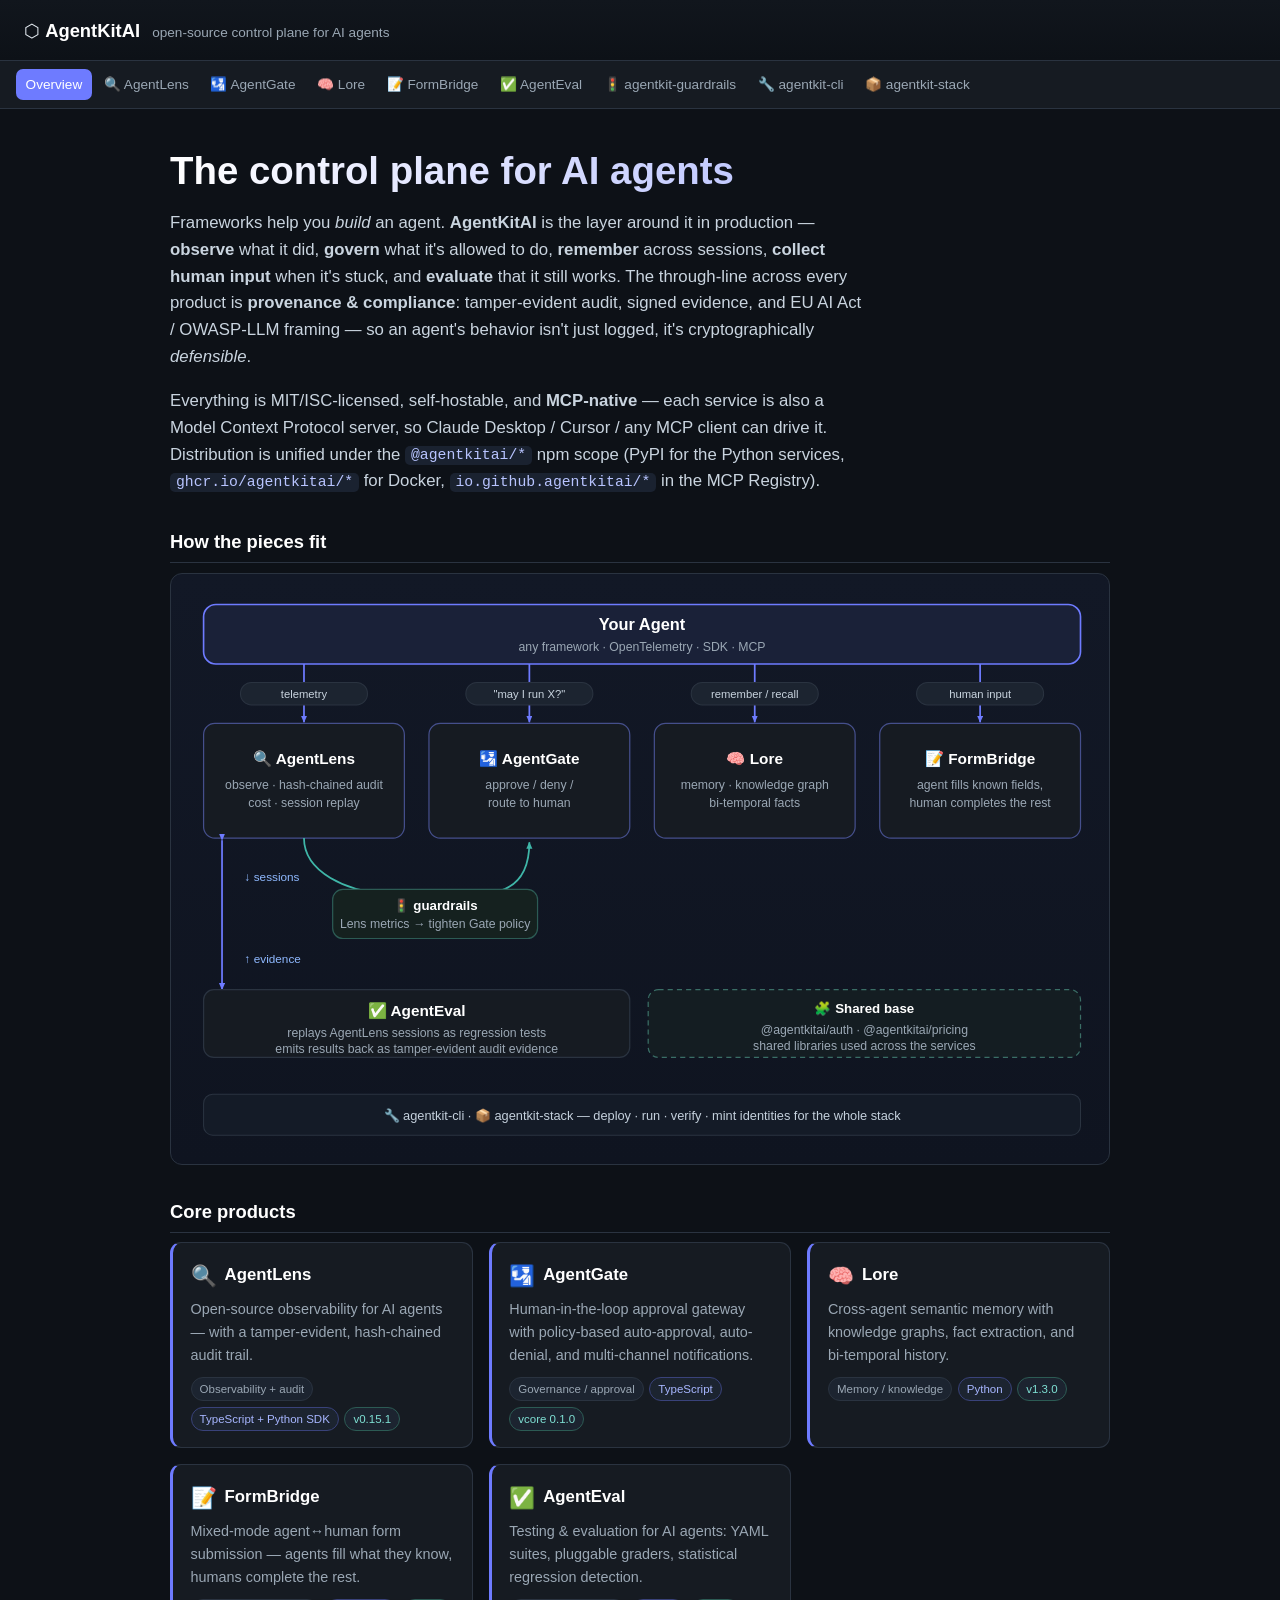
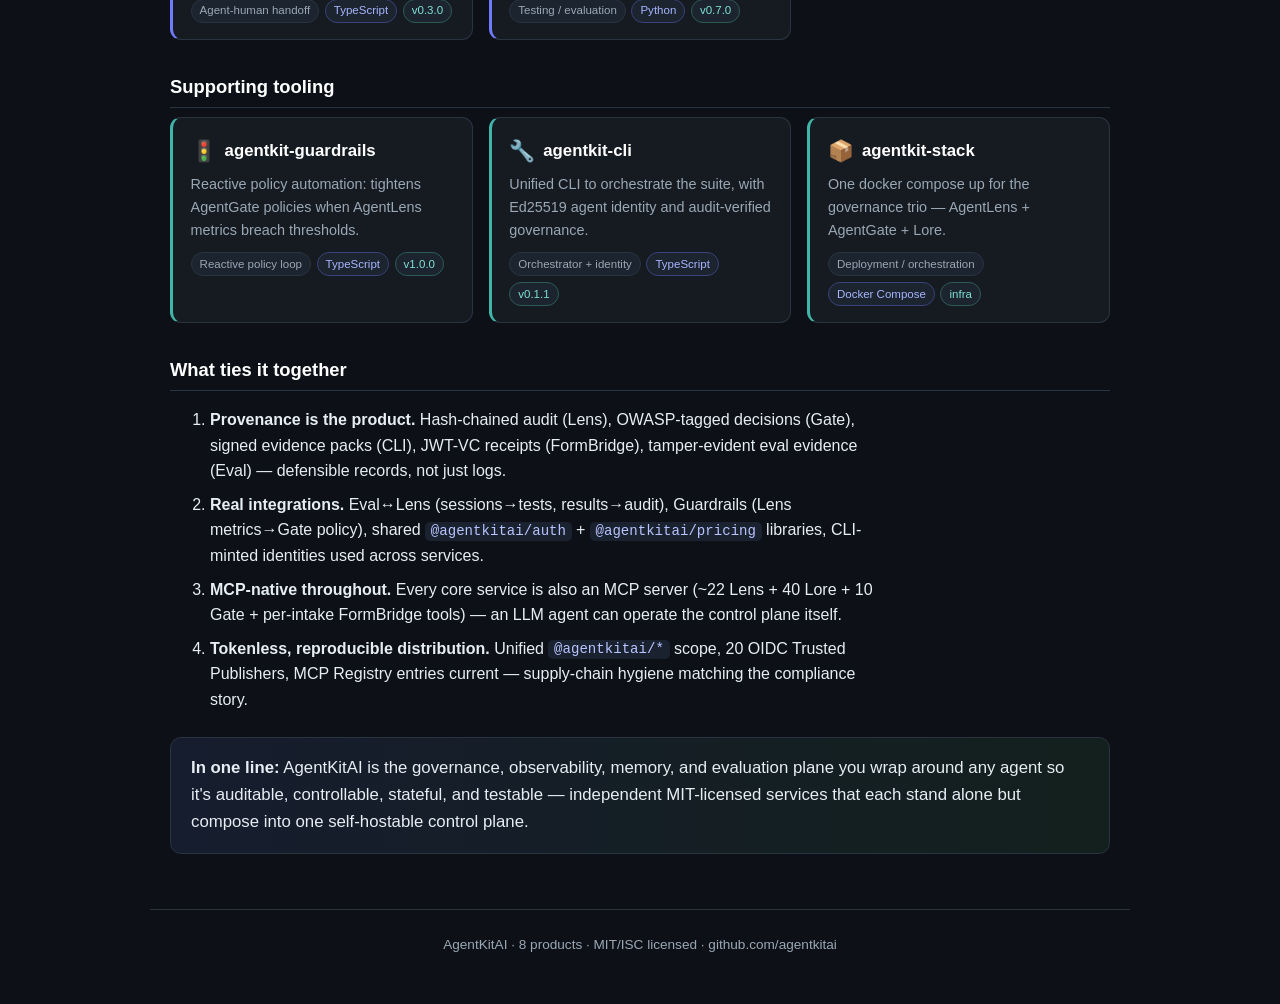
<file: docs/overview/index.html>
<!doctype html>
<html lang="en"><head>
<meta charset="utf-8"><meta name="viewport" content="width=device-width, initial-scale=1">
<title>AgentKitAI — Suite Overview</title><link rel="stylesheet" href="styles.css">
</head><body>
<header class="masthead"><a class="brand" href="index.html">⬡ <b>AgentKitAI</b></a>
<span class="brand-sub">open-source control plane for AI agents</span></header>
<nav class="topnav"><a href="index.html" class="active">Overview</a><a href="agentlens.html">🔍 AgentLens</a><a href="agentgate.html">🛂 AgentGate</a><a href="lore.html">🧠 Lore</a><a href="formbridge.html">📝 FormBridge</a><a href="agenteval.html">✅ AgentEval</a><a href="agentkit-guardrails.html">🚦 agentkit-guardrails</a><a href="agentkit-cli.html">🔧 agentkit-cli</a><a href="agentkit-stack.html">📦 agentkit-stack</a></nav>
<main>
<section class="hero">
  <h1>The control plane for AI agents</h1>
  <p class="lede">Frameworks help you <em>build</em> an agent. <b>AgentKitAI</b> is the layer around it in production —
  <b>observe</b> what it did, <b>govern</b> what it's allowed to do, <b>remember</b> across sessions,
  <b>collect human input</b> when it's stuck, and <b>evaluate</b> that it still works. The through-line across every
  product is <b>provenance &amp; compliance</b>: tamper-evident audit, signed evidence, and EU&nbsp;AI&nbsp;Act / OWASP-LLM framing —
  so an agent's behavior isn't just logged, it's cryptographically <em>defensible</em>.</p>
  <p class="lede">Everything is MIT/ISC-licensed, self-hostable, and <b>MCP-native</b> — each service is also a Model Context
  Protocol server, so Claude Desktop / Cursor / any MCP client can drive it. Distribution is unified under the
  <code>@agentkitai/*</code> npm scope (PyPI for the Python services, <code>ghcr.io/agentkitai/*</code> for Docker,
  <code>io.github.agentkitai/*</code> in the MCP Registry).</p>
</section>

<section><h2>How the pieces fit</h2>
<svg class="diagram" viewBox="0 0 900 560" role="img" aria-label="How AgentKitAI fits together">
  <defs>
    <marker id="arr" markerWidth="9" markerHeight="9" refX="6.5" refY="3" orient="auto" markerUnits="userSpaceOnUse">
      <path d="M0,0 L7,3 L0,6 Z" class="dg-ah"/></marker>
    <marker id="arr2" markerWidth="9" markerHeight="9" refX="6.5" refY="3" orient="auto" markerUnits="userSpaceOnUse">
      <path d="M0,0 L7,3 L0,6 Z" class="dg-ah2"/></marker>
  </defs>

  <!-- agent source bar -->
  <rect class="dg-agent" x="24" y="22" width="856" height="58" rx="12"/>
  <text class="dg-t" x="452" y="47" text-anchor="middle">Your Agent</text>
  <text class="dg-s" x="452" y="67" text-anchor="middle">any framework · OpenTelemetry · SDK · MCP</text>

  <!-- agent → 4 services -->
  <line class="dg-flow" x1="122" y1="80" x2="122" y2="137" marker-end="url(#arr)"/>
  <line class="dg-flow" x1="342" y1="80" x2="342" y2="137" marker-end="url(#arr)"/>
  <line class="dg-flow" x1="562" y1="80" x2="562" y2="137" marker-end="url(#arr)"/>
  <line class="dg-flow" x1="782" y1="80" x2="782" y2="137" marker-end="url(#arr)"/>
  <g><rect class="dg-chip" x="60" y="98" width="124" height="22" rx="11"/><text class="dg-chip-t" x="122" y="113" text-anchor="middle">telemetry</text></g>
  <g><rect class="dg-chip" x="280" y="98" width="124" height="22" rx="11"/><text class="dg-chip-t" x="342" y="113" text-anchor="middle">"may I run X?"</text></g>
  <g><rect class="dg-chip" x="500" y="98" width="124" height="22" rx="11"/><text class="dg-chip-t" x="562" y="113" text-anchor="middle">remember / recall</text></g>
  <g><rect class="dg-chip" x="720" y="98" width="124" height="22" rx="11"/><text class="dg-chip-t" x="782" y="113" text-anchor="middle">human input</text></g>

  <!-- service cards -->
  <g><rect class="dg-box dg-core" x="24" y="138" width="196" height="112" rx="11"/>
    <text class="dg-name" x="122" y="178" text-anchor="middle">🔍 AgentLens</text>
    <text class="dg-s" x="122" y="202" text-anchor="middle">observe · hash-chained audit</text>
    <text class="dg-s" x="122" y="220" text-anchor="middle">cost · session replay</text></g>
  <g><rect class="dg-box dg-core" x="244" y="138" width="196" height="112" rx="11"/>
    <text class="dg-name" x="342" y="178" text-anchor="middle">🛂 AgentGate</text>
    <text class="dg-s" x="342" y="202" text-anchor="middle">approve / deny /</text>
    <text class="dg-s" x="342" y="220" text-anchor="middle">route to human</text></g>
  <g><rect class="dg-box dg-core" x="464" y="138" width="196" height="112" rx="11"/>
    <text class="dg-name" x="562" y="178" text-anchor="middle">🧠 Lore</text>
    <text class="dg-s" x="562" y="202" text-anchor="middle">memory · knowledge graph</text>
    <text class="dg-s" x="562" y="220" text-anchor="middle">bi-temporal facts</text></g>
  <g><rect class="dg-box dg-core" x="684" y="138" width="196" height="112" rx="11"/>
    <text class="dg-name" x="782" y="178" text-anchor="middle">📝 FormBridge</text>
    <text class="dg-s" x="782" y="202" text-anchor="middle">agent fills known fields,</text>
    <text class="dg-s" x="782" y="220" text-anchor="middle">human completes the rest</text></g>

  <!-- reactive loop: Lens → guardrails → Gate -->
  <path class="dg-flow2" d="M122,250 C122,284 165,302 200,304" marker-end="url(#arr2)"/>
  <path class="dg-flow2" d="M300,304 C326,302 342,288 342,254" marker-end="url(#arr2)"/>
  <rect class="dg-box dg-loop" x="150" y="300" width="200" height="48" rx="10"/>
  <text class="dg-name sm" x="250" y="320" text-anchor="middle">🚦 guardrails</text>
  <text class="dg-s" x="250" y="338" text-anchor="middle">Lens metrics → tighten Gate policy</text>

  <!-- AgentEval ↔ AgentLens (bidirectional) -->
  <line class="dg-flow" x1="42" y1="252" x2="42" y2="398" marker-start="url(#arr)" marker-end="url(#arr)"/>
  <text class="dg-dir" x="64" y="292">↓ sessions</text>
  <text class="dg-dir" x="64" y="372">↑ evidence</text>
  <rect class="dg-box" x="24" y="398" width="416" height="66" rx="10"/>
  <text class="dg-name" x="232" y="424" text-anchor="middle">✅ AgentEval</text>
  <text class="dg-s" x="232" y="444" text-anchor="middle">replays AgentLens sessions as regression tests</text>
  <text class="dg-s" x="232" y="460" text-anchor="middle">emits results back as tamper-evident audit evidence</text>

  <!-- shared-base layer -->
  <rect class="dg-box dg-base" x="458" y="398" width="422" height="66" rx="10"/>
  <text class="dg-name sm" x="669" y="421" text-anchor="middle">🧩 Shared base</text>
  <text class="dg-s" x="669" y="441" text-anchor="middle">@agentkitai/auth · @agentkitai/pricing</text>
  <text class="dg-s" x="669" y="457" text-anchor="middle">shared libraries used across the services</text>

  <!-- operate band -->
  <rect class="dg-foot" x="24" y="500" width="856" height="40" rx="9"/>
  <text class="dg-foot-t" x="452" y="525" text-anchor="middle">🔧 agentkit-cli · 📦 agentkit-stack — deploy · run · verify · mint identities for the whole stack</text>
</svg>
</section>

<section><h2>Core products</h2><div class="grid"><a class="card tier-core" href="agentlens.html">
  <div class="card-top"><span class="emoji">🔍</span>
    <span class="card-name">AgentLens</span></div>
  <div class="card-tag">Open-source observability for AI agents — with a tamper-evident, hash-chained audit trail.</div>
  <div class="card-meta"><span class="badge ">Observability + audit</span><span class="badge lang">TypeScript + Python SDK</span><span class="badge ver">v0.15.1</span></div>
</a><a class="card tier-core" href="agentgate.html">
  <div class="card-top"><span class="emoji">🛂</span>
    <span class="card-name">AgentGate</span></div>
  <div class="card-tag">Human-in-the-loop approval gateway with policy-based auto-approval, auto-denial, and multi-channel notifications.</div>
  <div class="card-meta"><span class="badge ">Governance / approval</span><span class="badge lang">TypeScript</span><span class="badge ver">vcore 0.1.0</span></div>
</a><a class="card tier-core" href="lore.html">
  <div class="card-top"><span class="emoji">🧠</span>
    <span class="card-name">Lore</span></div>
  <div class="card-tag">Cross-agent semantic memory with knowledge graphs, fact extraction, and bi-temporal history.</div>
  <div class="card-meta"><span class="badge ">Memory / knowledge</span><span class="badge lang">Python</span><span class="badge ver">v1.3.0</span></div>
</a><a class="card tier-core" href="formbridge.html">
  <div class="card-top"><span class="emoji">📝</span>
    <span class="card-name">FormBridge</span></div>
  <div class="card-tag">Mixed-mode agent↔human form submission — agents fill what they know, humans complete the rest.</div>
  <div class="card-meta"><span class="badge ">Agent-human handoff</span><span class="badge lang">TypeScript</span><span class="badge ver">v0.3.0</span></div>
</a><a class="card tier-core" href="agenteval.html">
  <div class="card-top"><span class="emoji">✅</span>
    <span class="card-name">AgentEval</span></div>
  <div class="card-tag">Testing &amp; evaluation for AI agents: YAML suites, pluggable graders, statistical regression detection.</div>
  <div class="card-meta"><span class="badge ">Testing / evaluation</span><span class="badge lang">Python</span><span class="badge ver">v0.7.0</span></div>
</a></div></section>
<section><h2>Supporting tooling</h2><div class="grid"><a class="card tier-support" href="agentkit-guardrails.html">
  <div class="card-top"><span class="emoji">🚦</span>
    <span class="card-name">agentkit-guardrails</span></div>
  <div class="card-tag">Reactive policy automation: tightens AgentGate policies when AgentLens metrics breach thresholds.</div>
  <div class="card-meta"><span class="badge ">Reactive policy loop</span><span class="badge lang">TypeScript</span><span class="badge ver">v1.0.0</span></div>
</a><a class="card tier-support" href="agentkit-cli.html">
  <div class="card-top"><span class="emoji">🔧</span>
    <span class="card-name">agentkit-cli</span></div>
  <div class="card-tag">Unified CLI to orchestrate the suite, with Ed25519 agent identity and audit-verified governance.</div>
  <div class="card-meta"><span class="badge ">Orchestrator + identity</span><span class="badge lang">TypeScript</span><span class="badge ver">v0.1.1</span></div>
</a><a class="card tier-support" href="agentkit-stack.html">
  <div class="card-top"><span class="emoji">📦</span>
    <span class="card-name">agentkit-stack</span></div>
  <div class="card-tag">One docker compose up for the governance trio — AgentLens + AgentGate + Lore.</div>
  <div class="card-meta"><span class="badge ">Deployment / orchestration</span><span class="badge lang">Docker Compose</span><span class="badge ver">infra</span></div>
</a></div></section>

<section><h2>What ties it together</h2>
  <ol class="ties">
    <li><b>Provenance is the product.</b> Hash-chained audit (Lens), OWASP-tagged decisions (Gate), signed evidence packs (CLI), JWT-VC receipts (FormBridge), tamper-evident eval evidence (Eval) — defensible records, not just logs.</li>
    <li><b>Real integrations.</b> Eval↔Lens (sessions→tests, results→audit), Guardrails (Lens metrics→Gate policy), shared <code>@agentkitai/auth</code> + <code>@agentkitai/pricing</code> libraries, CLI-minted identities used across services.</li>
    <li><b>MCP-native throughout.</b> Every core service is also an MCP server (~22 Lens + 40 Lore + 10 Gate + per-intake FormBridge tools) — an LLM agent can operate the control plane itself.</li>
    <li><b>Tokenless, reproducible distribution.</b> Unified <code>@agentkitai/*</code> scope, 20 OIDC Trusted Publishers, MCP Registry entries current — supply-chain hygiene matching the compliance story.</li>
  </ol>
</section>

<section class="oneliner"><b>In one line:</b> AgentKitAI is the governance, observability, memory, and evaluation plane you wrap around any agent so it's auditable, controllable, stateful, and testable — independent MIT-licensed services that each stand alone but compose into one self-hostable control plane.</section>
</main>
<footer>AgentKitAI · 8 products · MIT/ISC licensed · github.com/agentkitai</footer>
</body></html>
</file>
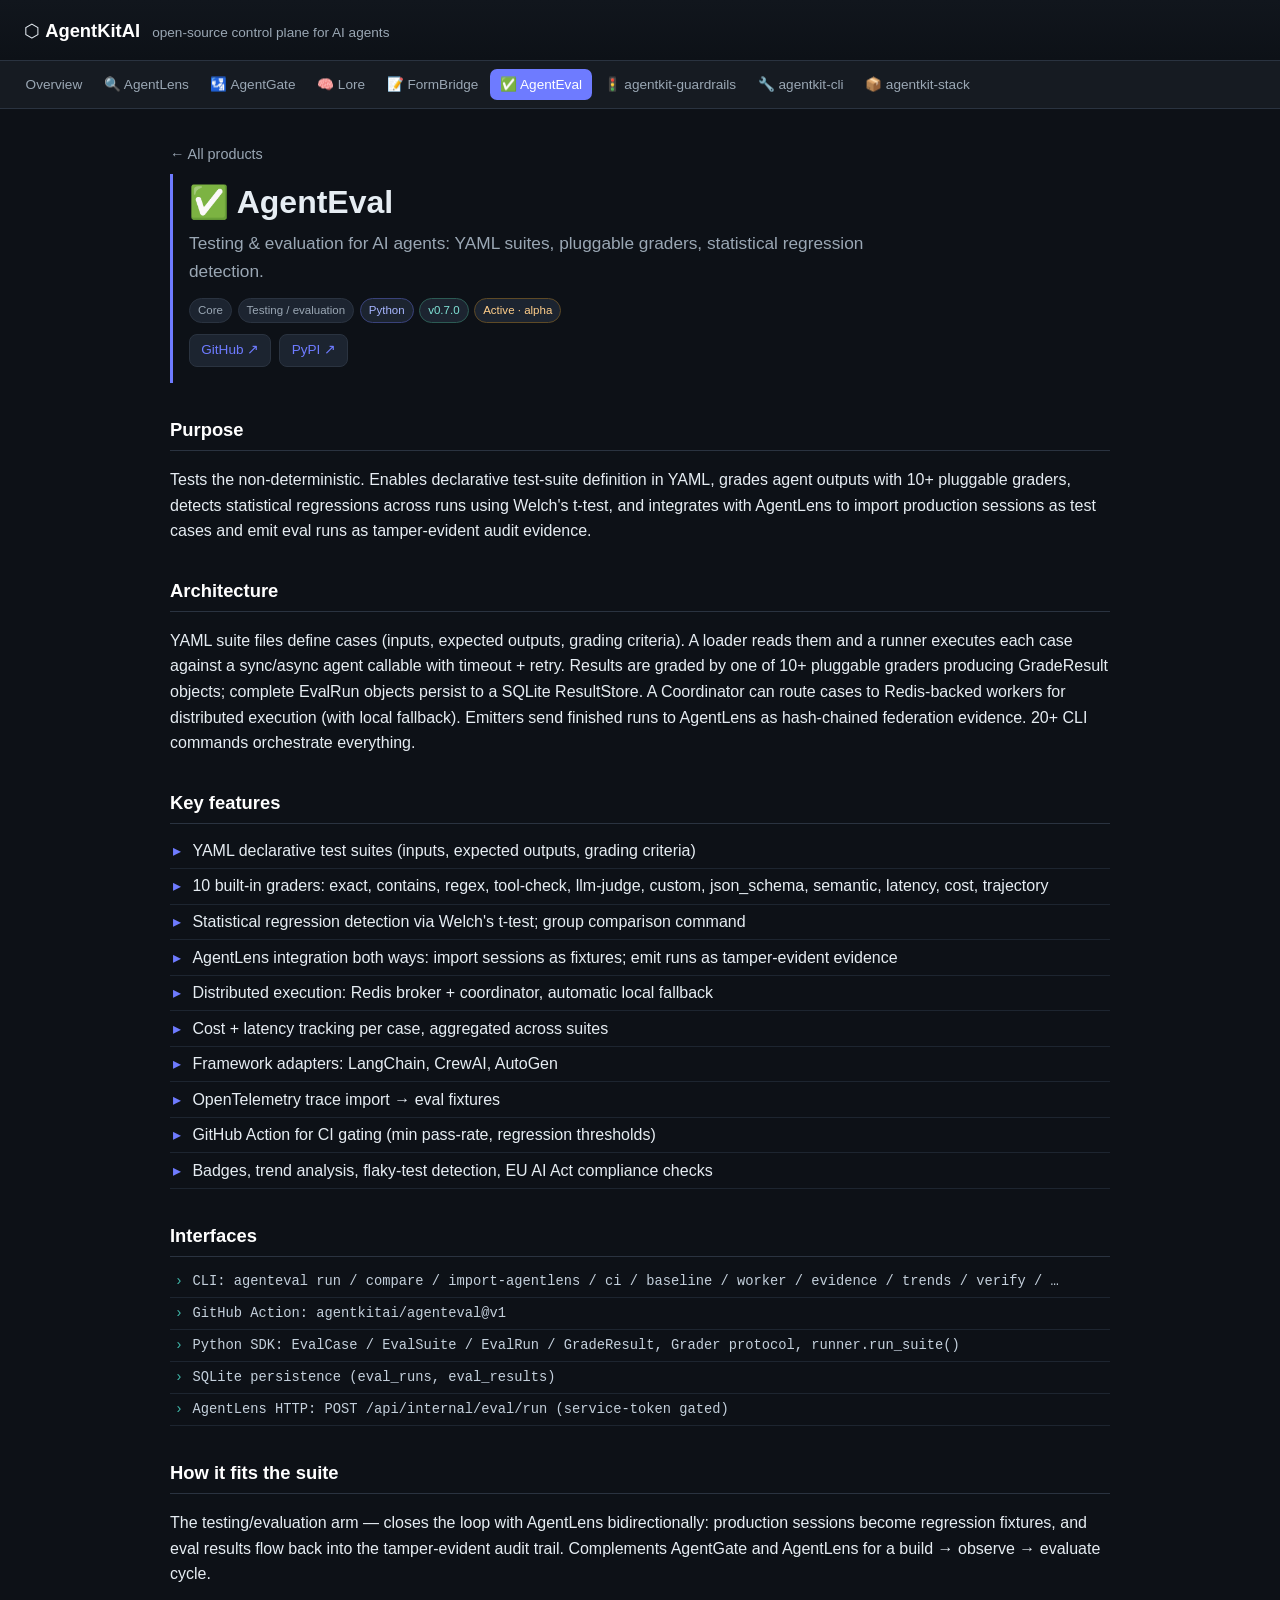
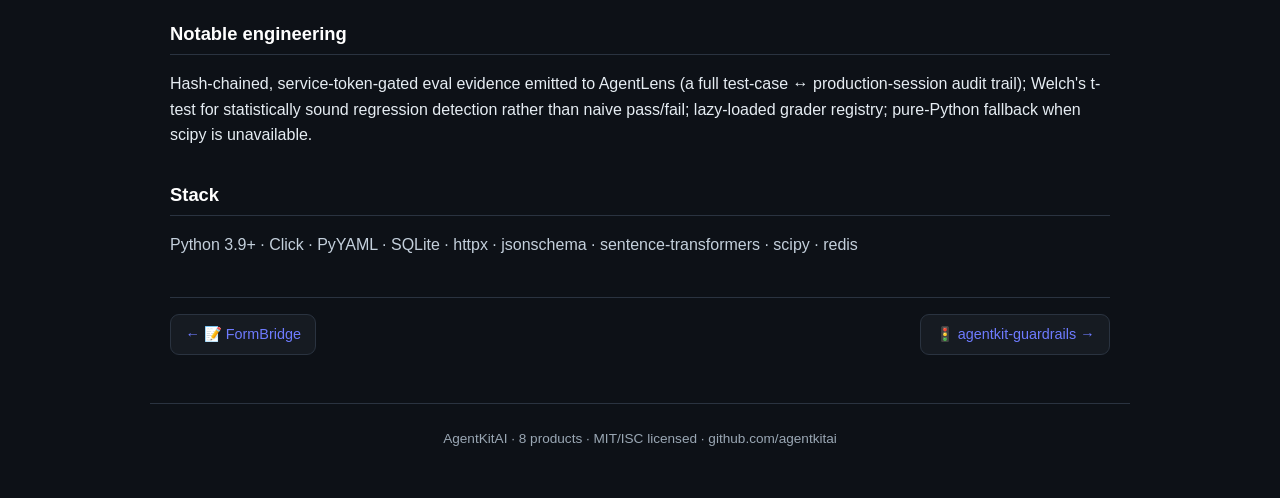
<file: docs/overview/agenteval.html>
<!doctype html>
<html lang="en"><head>
<meta charset="utf-8"><meta name="viewport" content="width=device-width, initial-scale=1">
<title>AgentEval — AgentKitAI</title><link rel="stylesheet" href="styles.css">
</head><body>
<header class="masthead"><a class="brand" href="index.html">⬡ <b>AgentKitAI</b></a>
<span class="brand-sub">open-source control plane for AI agents</span></header>
<nav class="topnav"><a href="index.html">Overview</a><a href="agentlens.html">🔍 AgentLens</a><a href="agentgate.html">🛂 AgentGate</a><a href="lore.html">🧠 Lore</a><a href="formbridge.html">📝 FormBridge</a><a href="agenteval.html" class="active">✅ AgentEval</a><a href="agentkit-guardrails.html">🚦 agentkit-guardrails</a><a href="agentkit-cli.html">🔧 agentkit-cli</a><a href="agentkit-stack.html">📦 agentkit-stack</a></nav>
<main>
<a class="back" href="index.html">← All products</a>
<header class="phead tier-core">
  <h1><span class="emoji-lg">✅</span> AgentEval</h1>
  <p class="tag">Testing &amp; evaluation for AI agents: YAML suites, pluggable graders, statistical regression detection.</p>
  <div class="card-meta"><span class="badge ">Core</span><span class="badge ">Testing / evaluation</span><span class="badge lang">Python</span><span class="badge ver">v0.7.0</span><span class="badge status">Active · alpha</span></div>
  <div class="links"><a class="lnk" href="https://github.com/agentkitai/agenteval">GitHub ↗</a><a class="lnk" href="https://pypi.org/project/agentevalkit/">PyPI ↗</a></div>
</header>
<section><h2>Purpose</h2><p>Tests the non-deterministic. Enables declarative test-suite definition in YAML, grades agent outputs with 10+ pluggable graders, detects statistical regressions across runs using Welch&#x27;s t-test, and integrates with AgentLens to import production sessions as test cases and emit eval runs as tamper-evident audit evidence.</p></section>
<section><h2>Architecture</h2><p>YAML suite files define cases (inputs, expected outputs, grading criteria). A loader reads them and a runner executes each case against a sync/async agent callable with timeout + retry. Results are graded by one of 10+ pluggable graders producing GradeResult objects; complete EvalRun objects persist to a SQLite ResultStore. A Coordinator can route cases to Redis-backed workers for distributed execution (with local fallback). Emitters send finished runs to AgentLens as hash-chained federation evidence. 20+ CLI commands orchestrate everything.</p></section>
<section><h2>Key features</h2><ul class="features"><li>YAML declarative test suites (inputs, expected outputs, grading criteria)</li><li>10 built-in graders: exact, contains, regex, tool-check, llm-judge, custom, json_schema, semantic, latency, cost, trajectory</li><li>Statistical regression detection via Welch&#x27;s t-test; group comparison command</li><li>AgentLens integration both ways: import sessions as fixtures; emit runs as tamper-evident evidence</li><li>Distributed execution: Redis broker + coordinator, automatic local fallback</li><li>Cost + latency tracking per case, aggregated across suites</li><li>Framework adapters: LangChain, CrewAI, AutoGen</li><li>OpenTelemetry trace import → eval fixtures</li><li>GitHub Action for CI gating (min pass-rate, regression thresholds)</li><li>Badges, trend analysis, flaky-test detection, EU AI Act compliance checks</li></ul></section>
<section><h2>Interfaces</h2><ul class="ifaces"><li>CLI: agenteval run / compare / import-agentlens / ci / baseline / worker / evidence / trends / verify / …</li><li>GitHub Action: agentkitai/agenteval@v1</li><li>Python SDK: EvalCase / EvalSuite / EvalRun / GradeResult, Grader protocol, runner.run_suite()</li><li>SQLite persistence (eval_runs, eval_results)</li><li>AgentLens HTTP: POST /api/internal/eval/run (service-token gated)</li></ul></section>
<section><h2>How it fits the suite</h2><p>The testing/evaluation arm — closes the loop with AgentLens bidirectionally: production sessions become regression fixtures, and eval results flow back into the tamper-evident audit trail. Complements AgentGate and AgentLens for a build → observe → evaluate cycle.</p></section>
<section><h2>Notable engineering</h2><p>Hash-chained, service-token-gated eval evidence emitted to AgentLens (a full test-case ↔ production-session audit trail); Welch&#x27;s t-test for statistically sound regression detection rather than naive pass/fail; lazy-loaded grader registry; pure-Python fallback when scipy is unavailable.</p></section>
<section><h2>Stack</h2><p class="stack">Python 3.9+ · Click · PyYAML · SQLite · httpx · jsonschema · sentence-transformers · scipy · redis</p></section>
<nav class="prevnext"><a href="formbridge.html">← 📝 FormBridge</a><a href="agentkit-guardrails.html">🚦 agentkit-guardrails →</a></nav>
</main>
<footer>AgentKitAI · 8 products · MIT/ISC licensed · github.com/agentkitai</footer>
</body></html>
</file>
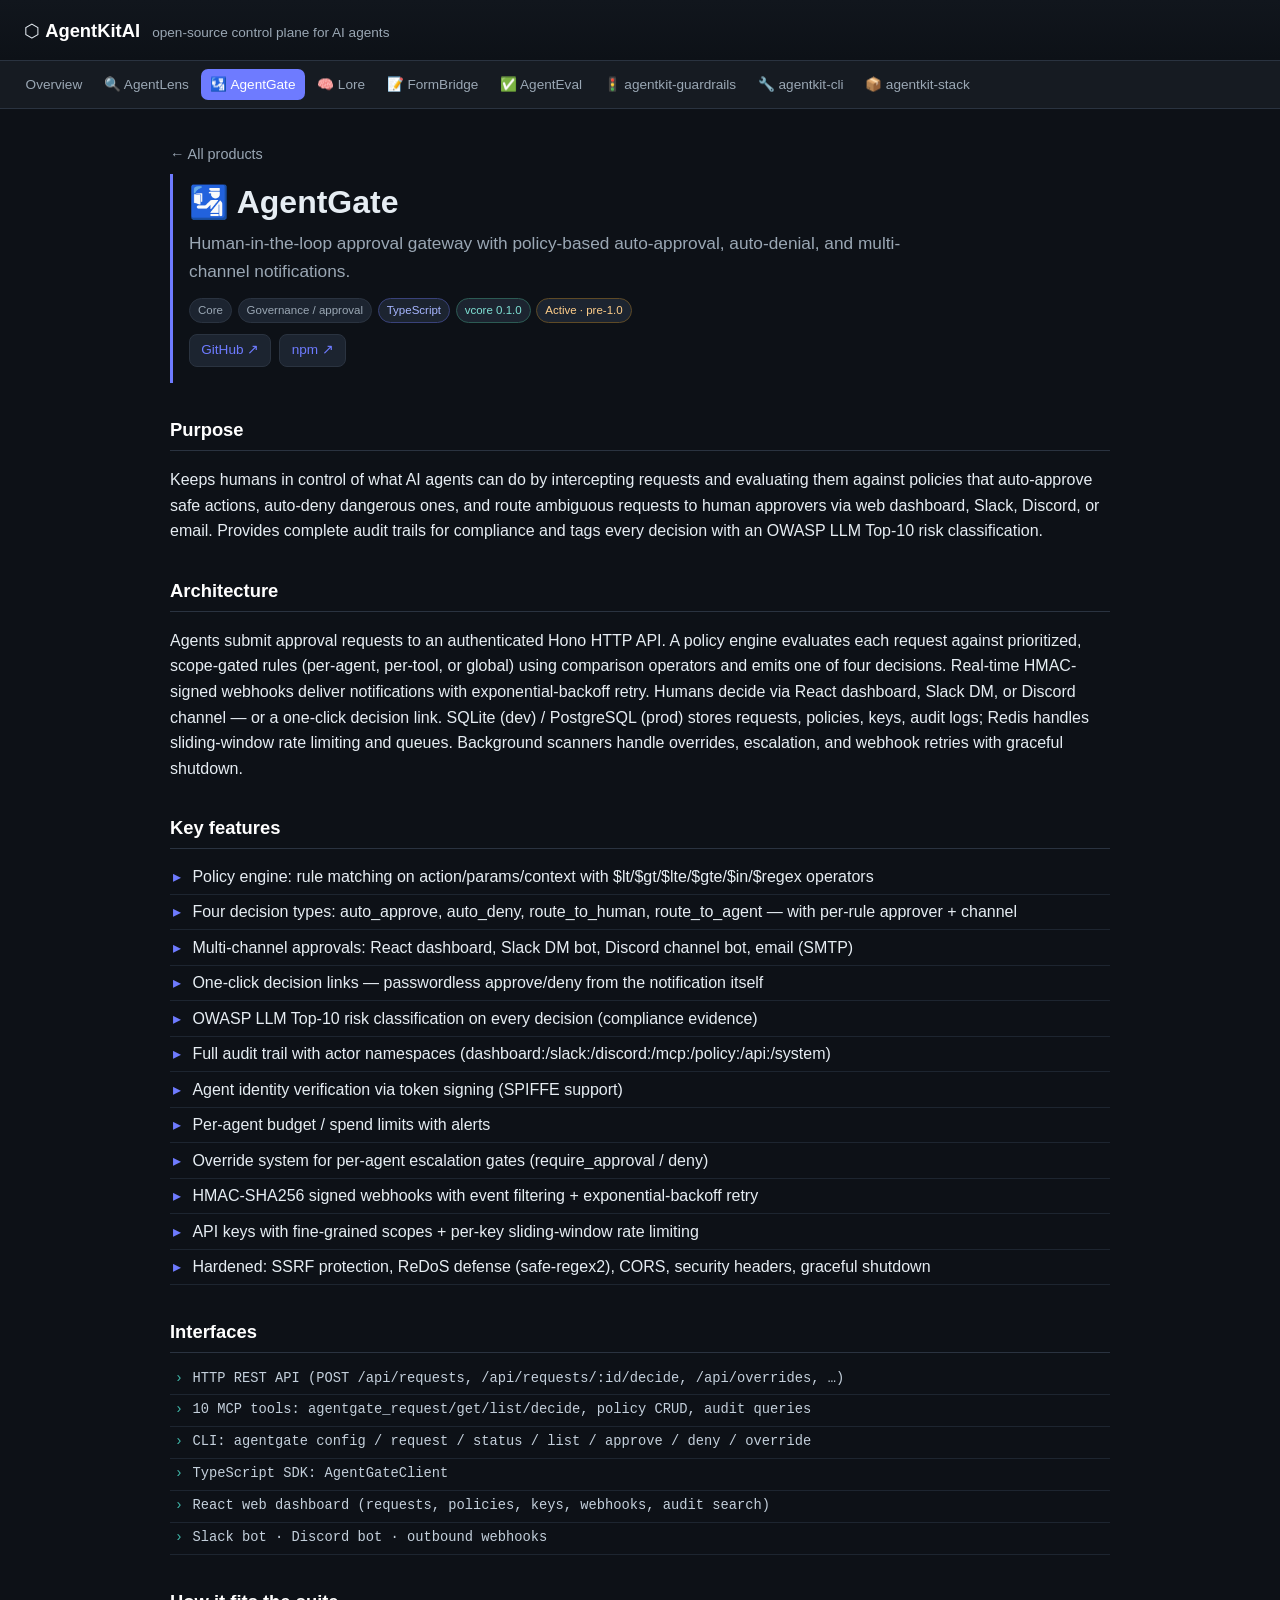
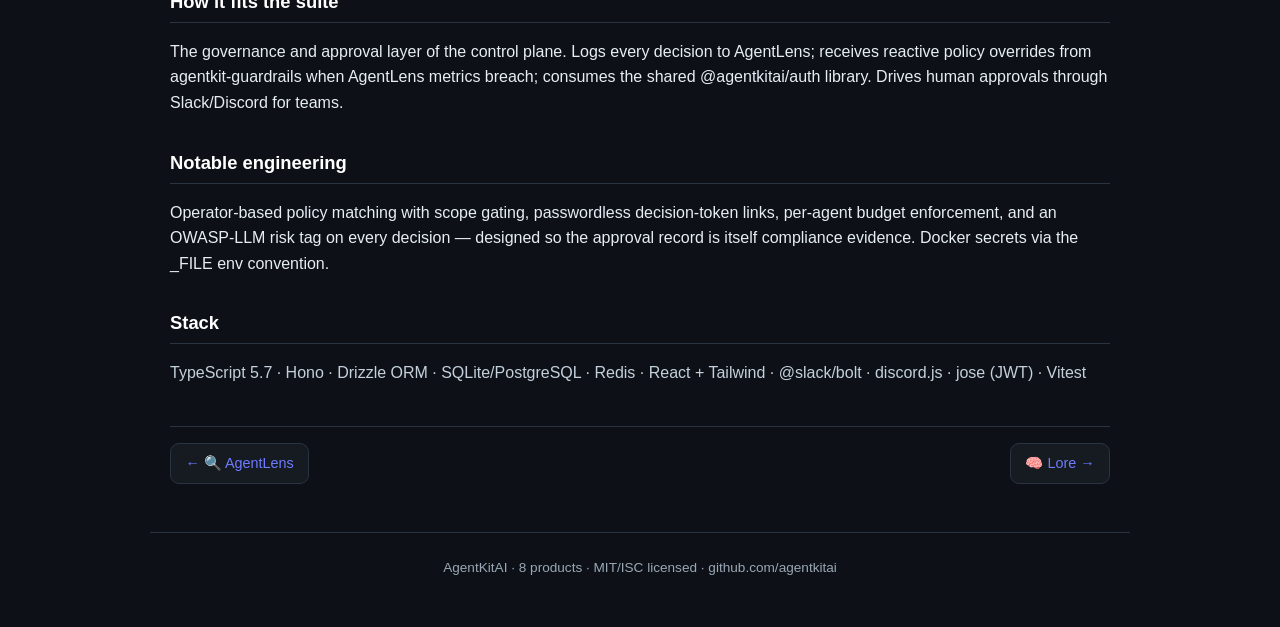
<file: docs/overview/agentgate.html>
<!doctype html>
<html lang="en"><head>
<meta charset="utf-8"><meta name="viewport" content="width=device-width, initial-scale=1">
<title>AgentGate — AgentKitAI</title><link rel="stylesheet" href="styles.css">
</head><body>
<header class="masthead"><a class="brand" href="index.html">⬡ <b>AgentKitAI</b></a>
<span class="brand-sub">open-source control plane for AI agents</span></header>
<nav class="topnav"><a href="index.html">Overview</a><a href="agentlens.html">🔍 AgentLens</a><a href="agentgate.html" class="active">🛂 AgentGate</a><a href="lore.html">🧠 Lore</a><a href="formbridge.html">📝 FormBridge</a><a href="agenteval.html">✅ AgentEval</a><a href="agentkit-guardrails.html">🚦 agentkit-guardrails</a><a href="agentkit-cli.html">🔧 agentkit-cli</a><a href="agentkit-stack.html">📦 agentkit-stack</a></nav>
<main>
<a class="back" href="index.html">← All products</a>
<header class="phead tier-core">
  <h1><span class="emoji-lg">🛂</span> AgentGate</h1>
  <p class="tag">Human-in-the-loop approval gateway with policy-based auto-approval, auto-denial, and multi-channel notifications.</p>
  <div class="card-meta"><span class="badge ">Core</span><span class="badge ">Governance / approval</span><span class="badge lang">TypeScript</span><span class="badge ver">vcore 0.1.0</span><span class="badge status">Active · pre-1.0</span></div>
  <div class="links"><a class="lnk" href="https://github.com/agentkitai/agentgate">GitHub ↗</a><a class="lnk" href="https://www.npmjs.com/package/@agentkitai/agentgate-server">npm ↗</a></div>
</header>
<section><h2>Purpose</h2><p>Keeps humans in control of what AI agents can do by intercepting requests and evaluating them against policies that auto-approve safe actions, auto-deny dangerous ones, and route ambiguous requests to human approvers via web dashboard, Slack, Discord, or email. Provides complete audit trails for compliance and tags every decision with an OWASP LLM Top-10 risk classification.</p></section>
<section><h2>Architecture</h2><p>Agents submit approval requests to an authenticated Hono HTTP API. A policy engine evaluates each request against prioritized, scope-gated rules (per-agent, per-tool, or global) using comparison operators and emits one of four decisions. Real-time HMAC-signed webhooks deliver notifications with exponential-backoff retry. Humans decide via React dashboard, Slack DM, or Discord channel — or a one-click decision link. SQLite (dev) / PostgreSQL (prod) stores requests, policies, keys, audit logs; Redis handles sliding-window rate limiting and queues. Background scanners handle overrides, escalation, and webhook retries with graceful shutdown.</p></section>
<section><h2>Key features</h2><ul class="features"><li>Policy engine: rule matching on action/params/context with $lt/$gt/$lte/$gte/$in/$regex operators</li><li>Four decision types: auto_approve, auto_deny, route_to_human, route_to_agent — with per-rule approver + channel</li><li>Multi-channel approvals: React dashboard, Slack DM bot, Discord channel bot, email (SMTP)</li><li>One-click decision links — passwordless approve/deny from the notification itself</li><li>OWASP LLM Top-10 risk classification on every decision (compliance evidence)</li><li>Full audit trail with actor namespaces (dashboard:/slack:/discord:/mcp:/policy:/api:/system)</li><li>Agent identity verification via token signing (SPIFFE support)</li><li>Per-agent budget / spend limits with alerts</li><li>Override system for per-agent escalation gates (require_approval / deny)</li><li>HMAC-SHA256 signed webhooks with event filtering + exponential-backoff retry</li><li>API keys with fine-grained scopes + per-key sliding-window rate limiting</li><li>Hardened: SSRF protection, ReDoS defense (safe-regex2), CORS, security headers, graceful shutdown</li></ul></section>
<section><h2>Interfaces</h2><ul class="ifaces"><li>HTTP REST API (POST /api/requests, /api/requests/:id/decide, /api/overrides, …)</li><li>10 MCP tools: agentgate_request/get/list/decide, policy CRUD, audit queries</li><li>CLI: agentgate config / request / status / list / approve / deny / override</li><li>TypeScript SDK: AgentGateClient</li><li>React web dashboard (requests, policies, keys, webhooks, audit search)</li><li>Slack bot · Discord bot · outbound webhooks</li></ul></section>
<section><h2>How it fits the suite</h2><p>The governance and approval layer of the control plane. Logs every decision to AgentLens; receives reactive policy overrides from agentkit-guardrails when AgentLens metrics breach; consumes the shared @agentkitai/auth library. Drives human approvals through Slack/Discord for teams.</p></section>
<section><h2>Notable engineering</h2><p>Operator-based policy matching with scope gating, passwordless decision-token links, per-agent budget enforcement, and an OWASP-LLM risk tag on every decision — designed so the approval record is itself compliance evidence. Docker secrets via the _FILE env convention.</p></section>
<section><h2>Stack</h2><p class="stack">TypeScript 5.7 · Hono · Drizzle ORM · SQLite/PostgreSQL · Redis · React + Tailwind · @slack/bolt · discord.js · jose (JWT) · Vitest</p></section>
<nav class="prevnext"><a href="agentlens.html">← 🔍 AgentLens</a><a href="lore.html">🧠 Lore →</a></nav>
</main>
<footer>AgentKitAI · 8 products · MIT/ISC licensed · github.com/agentkitai</footer>
</body></html>
</file>
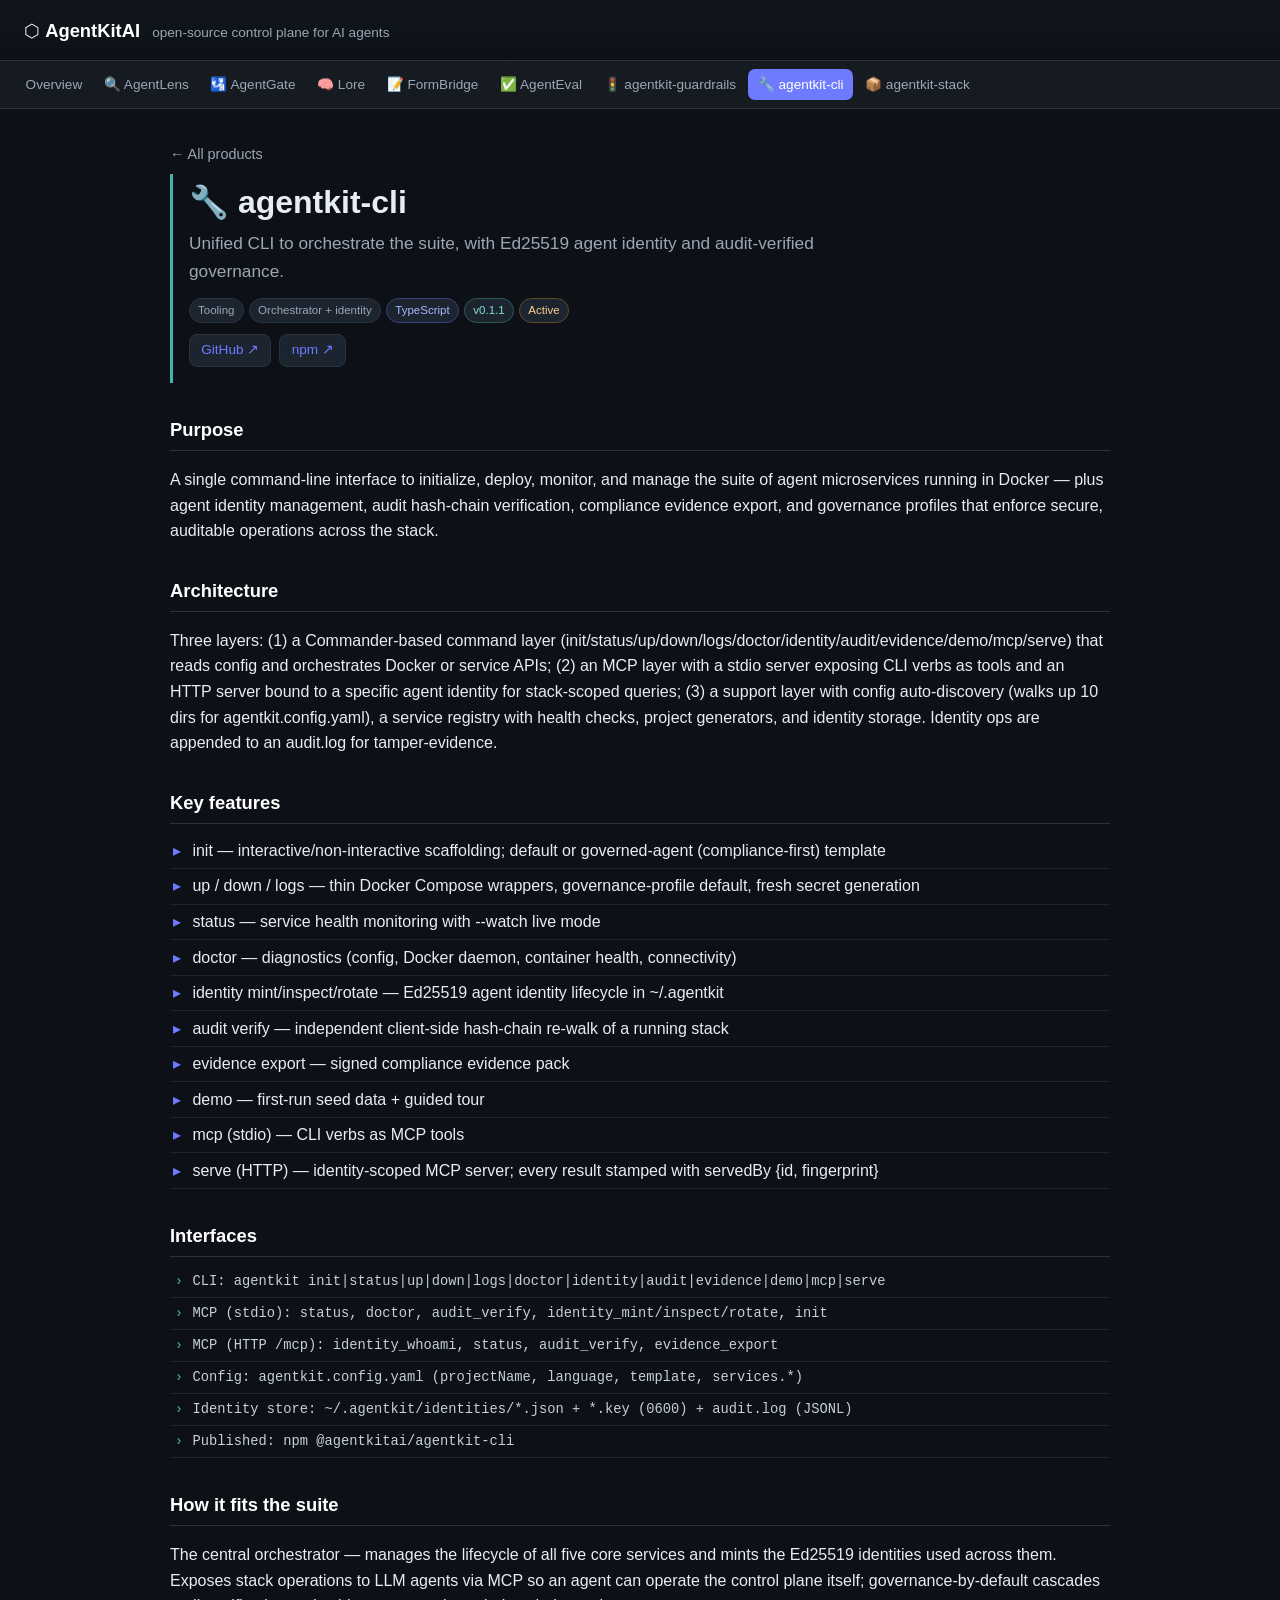
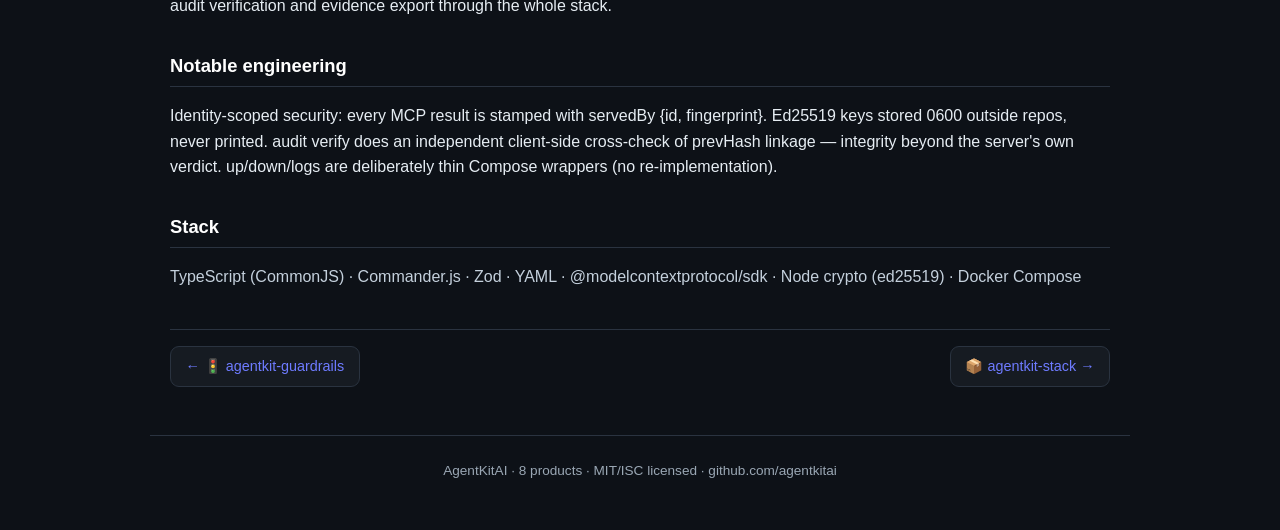
<file: docs/overview/agentkit-cli.html>
<!doctype html>
<html lang="en"><head>
<meta charset="utf-8"><meta name="viewport" content="width=device-width, initial-scale=1">
<title>agentkit-cli — AgentKitAI</title><link rel="stylesheet" href="styles.css">
</head><body>
<header class="masthead"><a class="brand" href="index.html">⬡ <b>AgentKitAI</b></a>
<span class="brand-sub">open-source control plane for AI agents</span></header>
<nav class="topnav"><a href="index.html">Overview</a><a href="agentlens.html">🔍 AgentLens</a><a href="agentgate.html">🛂 AgentGate</a><a href="lore.html">🧠 Lore</a><a href="formbridge.html">📝 FormBridge</a><a href="agenteval.html">✅ AgentEval</a><a href="agentkit-guardrails.html">🚦 agentkit-guardrails</a><a href="agentkit-cli.html" class="active">🔧 agentkit-cli</a><a href="agentkit-stack.html">📦 agentkit-stack</a></nav>
<main>
<a class="back" href="index.html">← All products</a>
<header class="phead tier-support">
  <h1><span class="emoji-lg">🔧</span> agentkit-cli</h1>
  <p class="tag">Unified CLI to orchestrate the suite, with Ed25519 agent identity and audit-verified governance.</p>
  <div class="card-meta"><span class="badge ">Tooling</span><span class="badge ">Orchestrator + identity</span><span class="badge lang">TypeScript</span><span class="badge ver">v0.1.1</span><span class="badge status">Active</span></div>
  <div class="links"><a class="lnk" href="https://github.com/agentkitai/agentkit-cli">GitHub ↗</a><a class="lnk" href="https://www.npmjs.com/package/@agentkitai/agentkit-cli">npm ↗</a></div>
</header>
<section><h2>Purpose</h2><p>A single command-line interface to initialize, deploy, monitor, and manage the suite of agent microservices running in Docker — plus agent identity management, audit hash-chain verification, compliance evidence export, and governance profiles that enforce secure, auditable operations across the stack.</p></section>
<section><h2>Architecture</h2><p>Three layers: (1) a Commander-based command layer (init/status/up/down/logs/doctor/identity/audit/evidence/demo/mcp/serve) that reads config and orchestrates Docker or service APIs; (2) an MCP layer with a stdio server exposing CLI verbs as tools and an HTTP server bound to a specific agent identity for stack-scoped queries; (3) a support layer with config auto-discovery (walks up 10 dirs for agentkit.config.yaml), a service registry with health checks, project generators, and identity storage. Identity ops are appended to an audit.log for tamper-evidence.</p></section>
<section><h2>Key features</h2><ul class="features"><li>init — interactive/non-interactive scaffolding; default or governed-agent (compliance-first) template</li><li>up / down / logs — thin Docker Compose wrappers, governance-profile default, fresh secret generation</li><li>status — service health monitoring with --watch live mode</li><li>doctor — diagnostics (config, Docker daemon, container health, connectivity)</li><li>identity mint/inspect/rotate — Ed25519 agent identity lifecycle in ~/.agentkit</li><li>audit verify — independent client-side hash-chain re-walk of a running stack</li><li>evidence export — signed compliance evidence pack</li><li>demo — first-run seed data + guided tour</li><li>mcp (stdio) — CLI verbs as MCP tools</li><li>serve (HTTP) — identity-scoped MCP server; every result stamped with servedBy {id, fingerprint}</li></ul></section>
<section><h2>Interfaces</h2><ul class="ifaces"><li>CLI: agentkit init|status|up|down|logs|doctor|identity|audit|evidence|demo|mcp|serve</li><li>MCP (stdio): status, doctor, audit_verify, identity_mint/inspect/rotate, init</li><li>MCP (HTTP /mcp): identity_whoami, status, audit_verify, evidence_export</li><li>Config: agentkit.config.yaml (projectName, language, template, services.*)</li><li>Identity store: ~/.agentkit/identities/*.json + *.key (0600) + audit.log (JSONL)</li><li>Published: npm @agentkitai/agentkit-cli</li></ul></section>
<section><h2>How it fits the suite</h2><p>The central orchestrator — manages the lifecycle of all five core services and mints the Ed25519 identities used across them. Exposes stack operations to LLM agents via MCP so an agent can operate the control plane itself; governance-by-default cascades audit verification and evidence export through the whole stack.</p></section>
<section><h2>Notable engineering</h2><p>Identity-scoped security: every MCP result is stamped with servedBy {id, fingerprint}. Ed25519 keys stored 0600 outside repos, never printed. audit verify does an independent client-side cross-check of prevHash linkage — integrity beyond the server&#x27;s own verdict. up/down/logs are deliberately thin Compose wrappers (no re-implementation).</p></section>
<section><h2>Stack</h2><p class="stack">TypeScript (CommonJS) · Commander.js · Zod · YAML · @modelcontextprotocol/sdk · Node crypto (ed25519) · Docker Compose</p></section>
<nav class="prevnext"><a href="agentkit-guardrails.html">← 🚦 agentkit-guardrails</a><a href="agentkit-stack.html">📦 agentkit-stack →</a></nav>
</main>
<footer>AgentKitAI · 8 products · MIT/ISC licensed · github.com/agentkitai</footer>
</body></html>
</file>
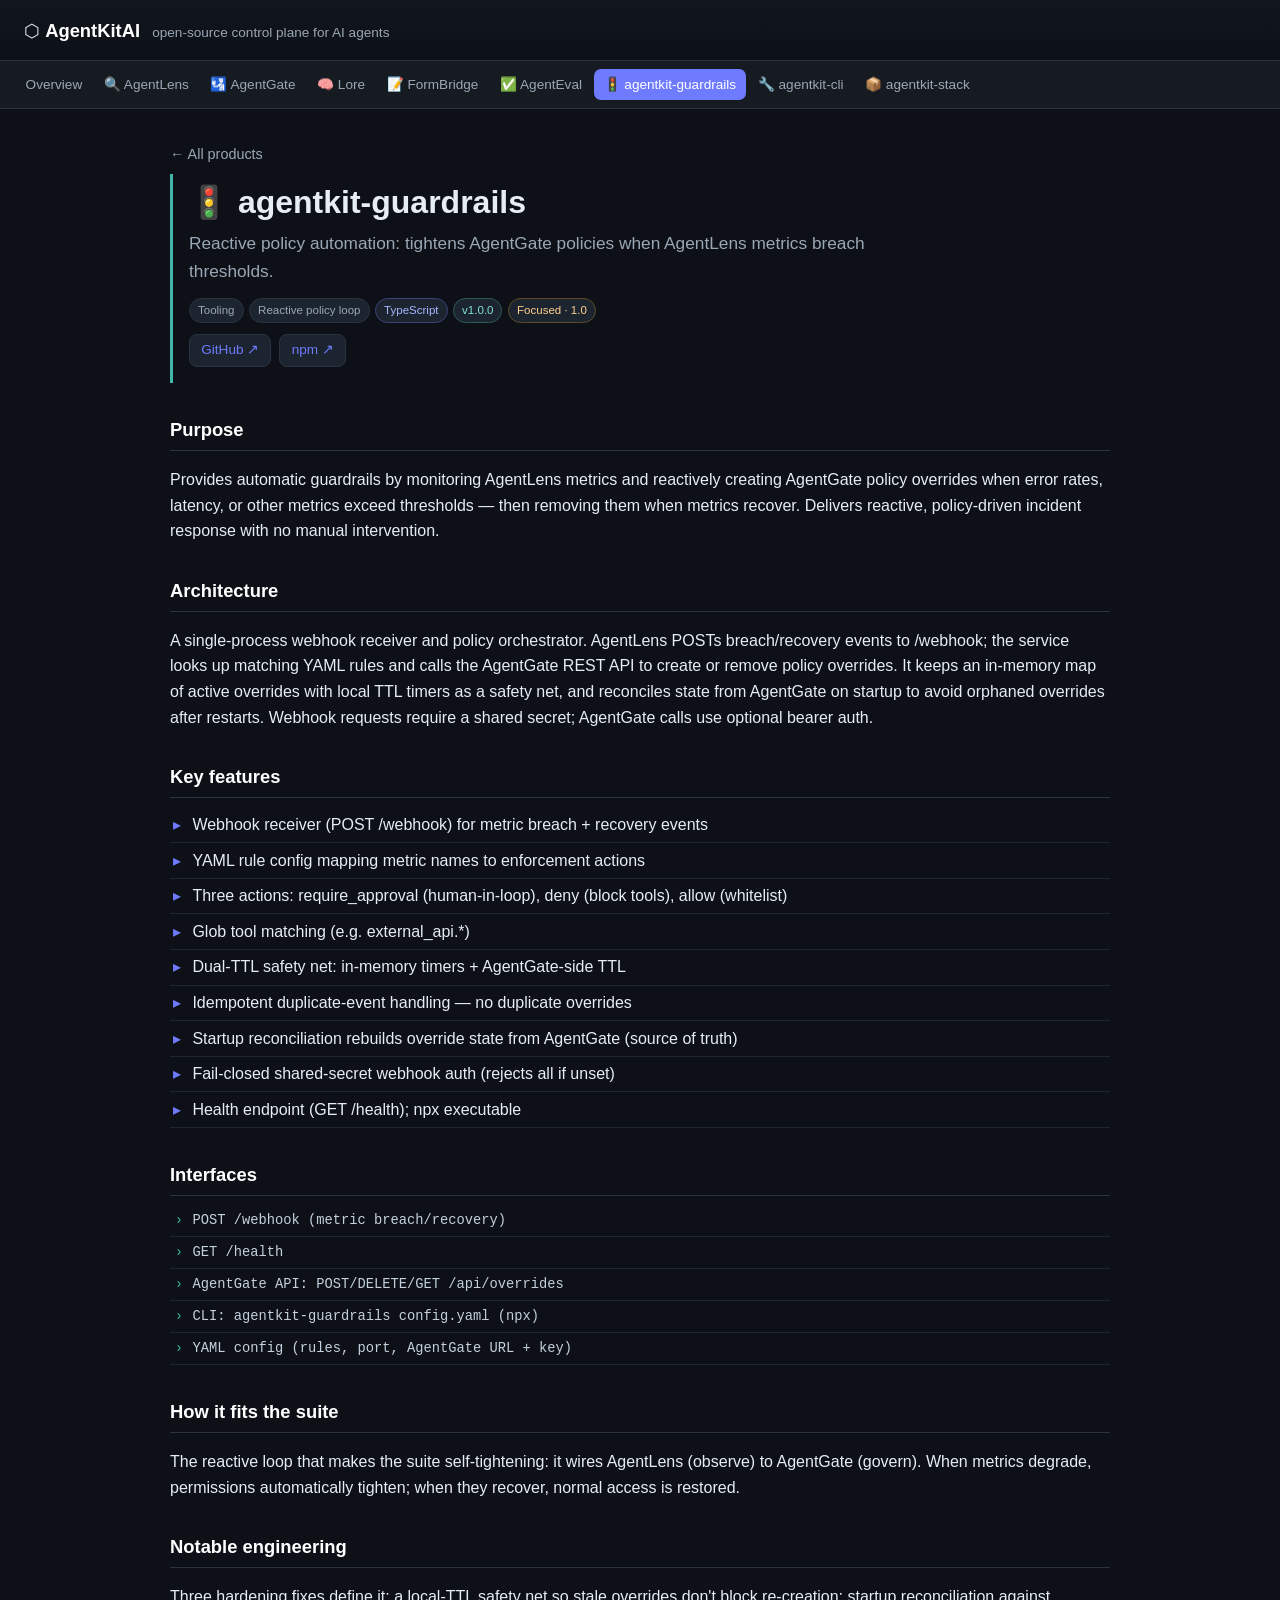
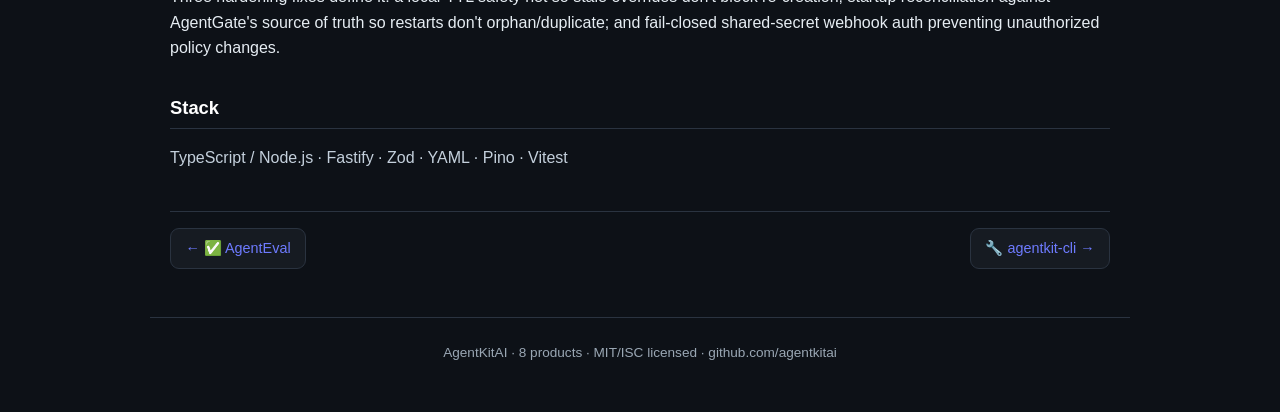
<file: docs/overview/agentkit-guardrails.html>
<!doctype html>
<html lang="en"><head>
<meta charset="utf-8"><meta name="viewport" content="width=device-width, initial-scale=1">
<title>agentkit-guardrails — AgentKitAI</title><link rel="stylesheet" href="styles.css">
</head><body>
<header class="masthead"><a class="brand" href="index.html">⬡ <b>AgentKitAI</b></a>
<span class="brand-sub">open-source control plane for AI agents</span></header>
<nav class="topnav"><a href="index.html">Overview</a><a href="agentlens.html">🔍 AgentLens</a><a href="agentgate.html">🛂 AgentGate</a><a href="lore.html">🧠 Lore</a><a href="formbridge.html">📝 FormBridge</a><a href="agenteval.html">✅ AgentEval</a><a href="agentkit-guardrails.html" class="active">🚦 agentkit-guardrails</a><a href="agentkit-cli.html">🔧 agentkit-cli</a><a href="agentkit-stack.html">📦 agentkit-stack</a></nav>
<main>
<a class="back" href="index.html">← All products</a>
<header class="phead tier-support">
  <h1><span class="emoji-lg">🚦</span> agentkit-guardrails</h1>
  <p class="tag">Reactive policy automation: tightens AgentGate policies when AgentLens metrics breach thresholds.</p>
  <div class="card-meta"><span class="badge ">Tooling</span><span class="badge ">Reactive policy loop</span><span class="badge lang">TypeScript</span><span class="badge ver">v1.0.0</span><span class="badge status">Focused · 1.0</span></div>
  <div class="links"><a class="lnk" href="https://github.com/agentkitai/agentkit-guardrails">GitHub ↗</a><a class="lnk" href="https://www.npmjs.com/package/agentkit-guardrails">npm ↗</a></div>
</header>
<section><h2>Purpose</h2><p>Provides automatic guardrails by monitoring AgentLens metrics and reactively creating AgentGate policy overrides when error rates, latency, or other metrics exceed thresholds — then removing them when metrics recover. Delivers reactive, policy-driven incident response with no manual intervention.</p></section>
<section><h2>Architecture</h2><p>A single-process webhook receiver and policy orchestrator. AgentLens POSTs breach/recovery events to /webhook; the service looks up matching YAML rules and calls the AgentGate REST API to create or remove policy overrides. It keeps an in-memory map of active overrides with local TTL timers as a safety net, and reconciles state from AgentGate on startup to avoid orphaned overrides after restarts. Webhook requests require a shared secret; AgentGate calls use optional bearer auth.</p></section>
<section><h2>Key features</h2><ul class="features"><li>Webhook receiver (POST /webhook) for metric breach + recovery events</li><li>YAML rule config mapping metric names to enforcement actions</li><li>Three actions: require_approval (human-in-loop), deny (block tools), allow (whitelist)</li><li>Glob tool matching (e.g. external_api.*)</li><li>Dual-TTL safety net: in-memory timers + AgentGate-side TTL</li><li>Idempotent duplicate-event handling — no duplicate overrides</li><li>Startup reconciliation rebuilds override state from AgentGate (source of truth)</li><li>Fail-closed shared-secret webhook auth (rejects all if unset)</li><li>Health endpoint (GET /health); npx executable</li></ul></section>
<section><h2>Interfaces</h2><ul class="ifaces"><li>POST /webhook (metric breach/recovery)</li><li>GET /health</li><li>AgentGate API: POST/DELETE/GET /api/overrides</li><li>CLI: agentkit-guardrails config.yaml (npx)</li><li>YAML config (rules, port, AgentGate URL + key)</li></ul></section>
<section><h2>How it fits the suite</h2><p>The reactive loop that makes the suite self-tightening: it wires AgentLens (observe) to AgentGate (govern). When metrics degrade, permissions automatically tighten; when they recover, normal access is restored.</p></section>
<section><h2>Notable engineering</h2><p>Three hardening fixes define it: a local-TTL safety net so stale overrides don&#x27;t block re-creation; startup reconciliation against AgentGate&#x27;s source of truth so restarts don&#x27;t orphan/duplicate; and fail-closed shared-secret webhook auth preventing unauthorized policy changes.</p></section>
<section><h2>Stack</h2><p class="stack">TypeScript / Node.js · Fastify · Zod · YAML · Pino · Vitest</p></section>
<nav class="prevnext"><a href="agenteval.html">← ✅ AgentEval</a><a href="agentkit-cli.html">🔧 agentkit-cli →</a></nav>
</main>
<footer>AgentKitAI · 8 products · MIT/ISC licensed · github.com/agentkitai</footer>
</body></html>
</file>
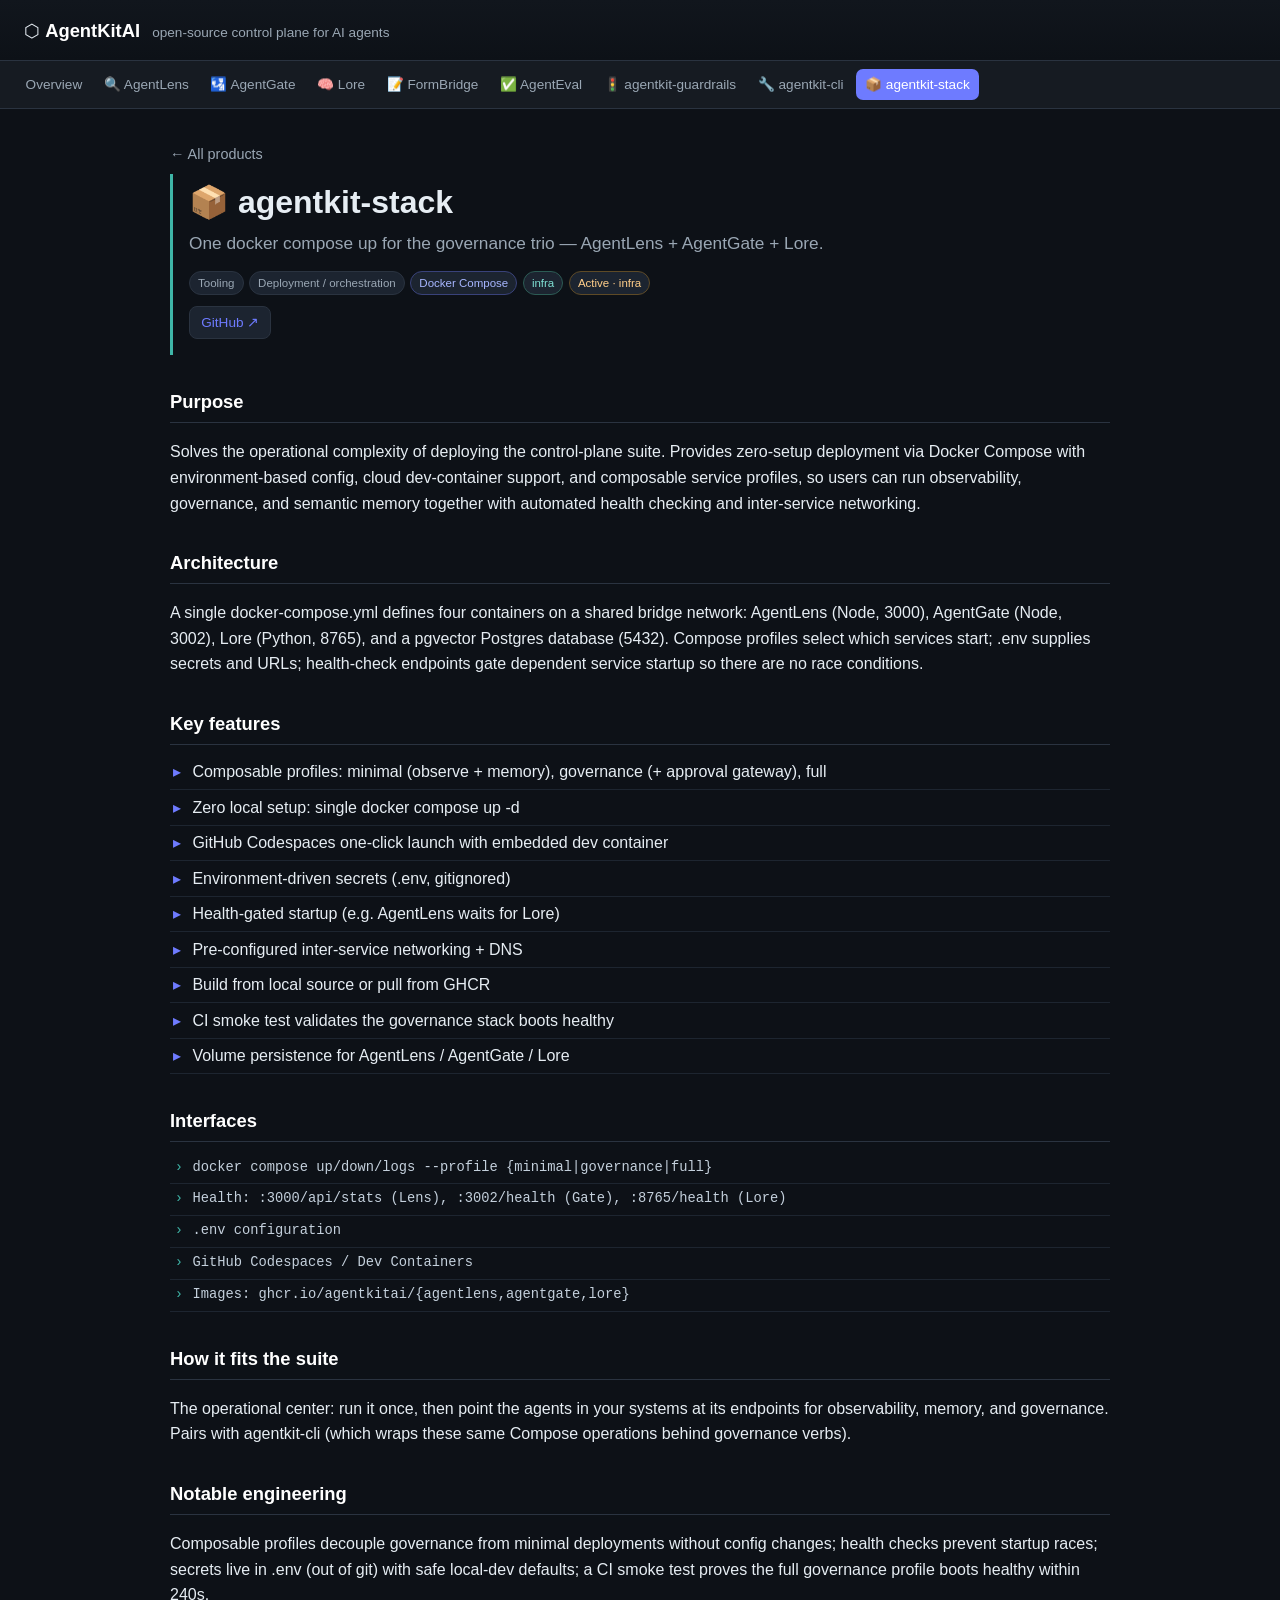
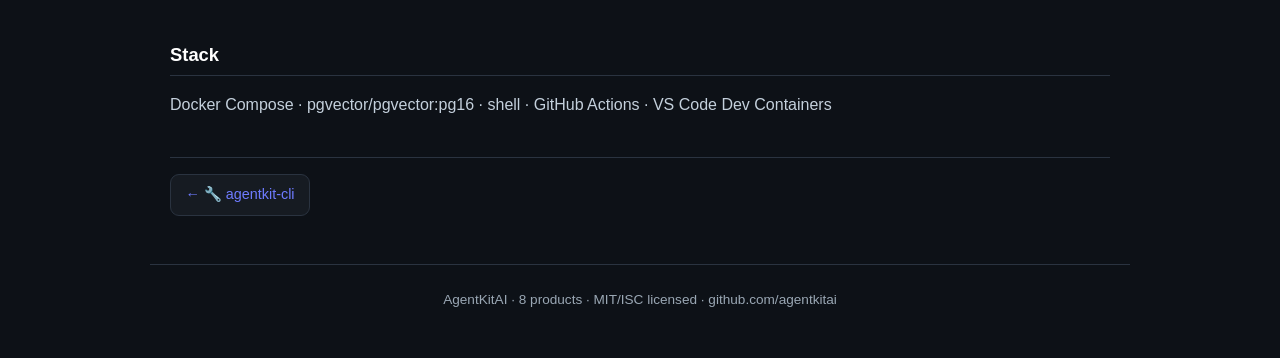
<file: docs/overview/agentkit-stack.html>
<!doctype html>
<html lang="en"><head>
<meta charset="utf-8"><meta name="viewport" content="width=device-width, initial-scale=1">
<title>agentkit-stack — AgentKitAI</title><link rel="stylesheet" href="styles.css">
</head><body>
<header class="masthead"><a class="brand" href="index.html">⬡ <b>AgentKitAI</b></a>
<span class="brand-sub">open-source control plane for AI agents</span></header>
<nav class="topnav"><a href="index.html">Overview</a><a href="agentlens.html">🔍 AgentLens</a><a href="agentgate.html">🛂 AgentGate</a><a href="lore.html">🧠 Lore</a><a href="formbridge.html">📝 FormBridge</a><a href="agenteval.html">✅ AgentEval</a><a href="agentkit-guardrails.html">🚦 agentkit-guardrails</a><a href="agentkit-cli.html">🔧 agentkit-cli</a><a href="agentkit-stack.html" class="active">📦 agentkit-stack</a></nav>
<main>
<a class="back" href="index.html">← All products</a>
<header class="phead tier-support">
  <h1><span class="emoji-lg">📦</span> agentkit-stack</h1>
  <p class="tag">One docker compose up for the governance trio — AgentLens + AgentGate + Lore.</p>
  <div class="card-meta"><span class="badge ">Tooling</span><span class="badge ">Deployment / orchestration</span><span class="badge lang">Docker Compose</span><span class="badge ver">infra</span><span class="badge status">Active · infra</span></div>
  <div class="links"><a class="lnk" href="https://github.com/agentkitai/agentkit-stack">GitHub ↗</a></div>
</header>
<section><h2>Purpose</h2><p>Solves the operational complexity of deploying the control-plane suite. Provides zero-setup deployment via Docker Compose with environment-based config, cloud dev-container support, and composable service profiles, so users can run observability, governance, and semantic memory together with automated health checking and inter-service networking.</p></section>
<section><h2>Architecture</h2><p>A single docker-compose.yml defines four containers on a shared bridge network: AgentLens (Node, 3000), AgentGate (Node, 3002), Lore (Python, 8765), and a pgvector Postgres database (5432). Compose profiles select which services start; .env supplies secrets and URLs; health-check endpoints gate dependent service startup so there are no race conditions.</p></section>
<section><h2>Key features</h2><ul class="features"><li>Composable profiles: minimal (observe + memory), governance (+ approval gateway), full</li><li>Zero local setup: single docker compose up -d</li><li>GitHub Codespaces one-click launch with embedded dev container</li><li>Environment-driven secrets (.env, gitignored)</li><li>Health-gated startup (e.g. AgentLens waits for Lore)</li><li>Pre-configured inter-service networking + DNS</li><li>Build from local source or pull from GHCR</li><li>CI smoke test validates the governance stack boots healthy</li><li>Volume persistence for AgentLens / AgentGate / Lore</li></ul></section>
<section><h2>Interfaces</h2><ul class="ifaces"><li>docker compose up/down/logs --profile {minimal|governance|full}</li><li>Health: :3000/api/stats (Lens), :3002/health (Gate), :8765/health (Lore)</li><li>.env configuration</li><li>GitHub Codespaces / Dev Containers</li><li>Images: ghcr.io/agentkitai/{agentlens,agentgate,lore}</li></ul></section>
<section><h2>How it fits the suite</h2><p>The operational center: run it once, then point the agents in your systems at its endpoints for observability, memory, and governance. Pairs with agentkit-cli (which wraps these same Compose operations behind governance verbs).</p></section>
<section><h2>Notable engineering</h2><p>Composable profiles decouple governance from minimal deployments without config changes; health checks prevent startup races; secrets live in .env (out of git) with safe local-dev defaults; a CI smoke test proves the full governance profile boots healthy within 240s.</p></section>
<section><h2>Stack</h2><p class="stack">Docker Compose · pgvector/pgvector:pg16 · shell · GitHub Actions · VS Code Dev Containers</p></section>
<nav class="prevnext"><a href="agentkit-cli.html">← 🔧 agentkit-cli</a><span></span></nav>
</main>
<footer>AgentKitAI · 8 products · MIT/ISC licensed · github.com/agentkitai</footer>
</body></html>
</file>
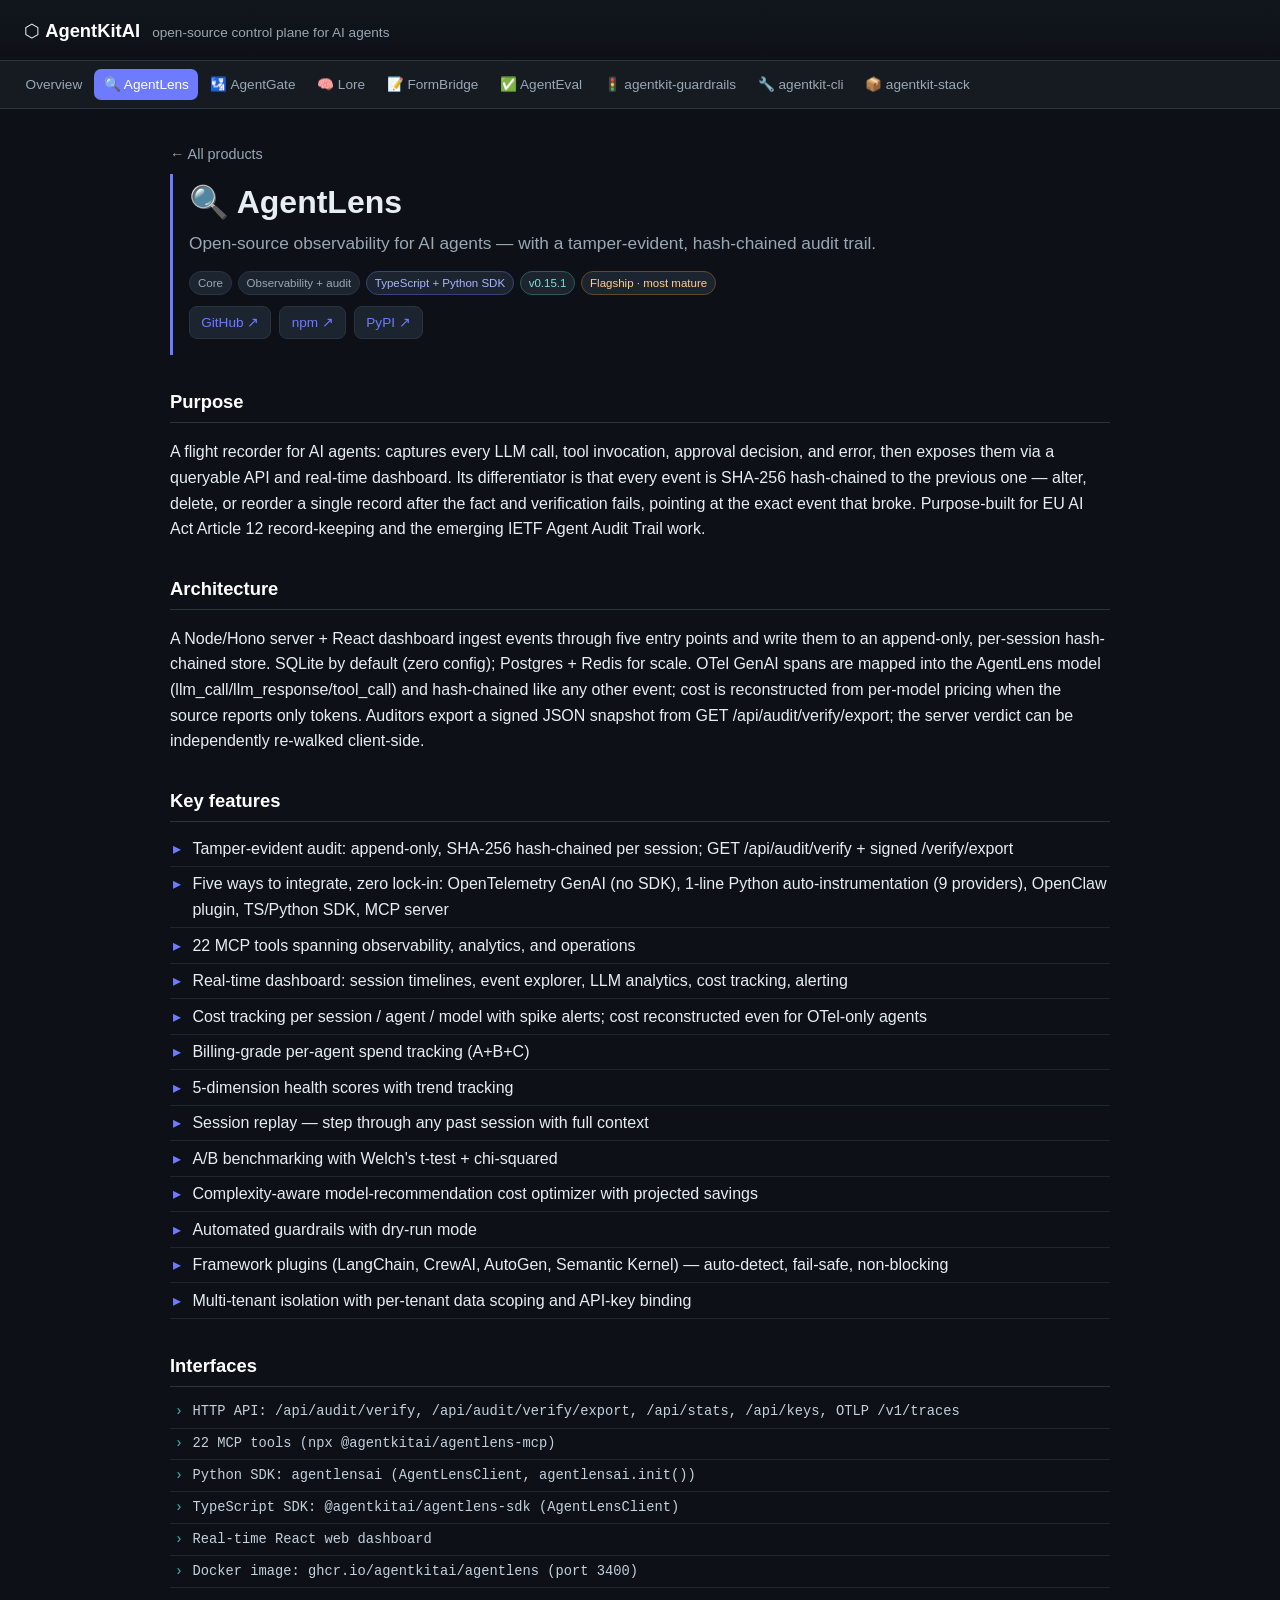
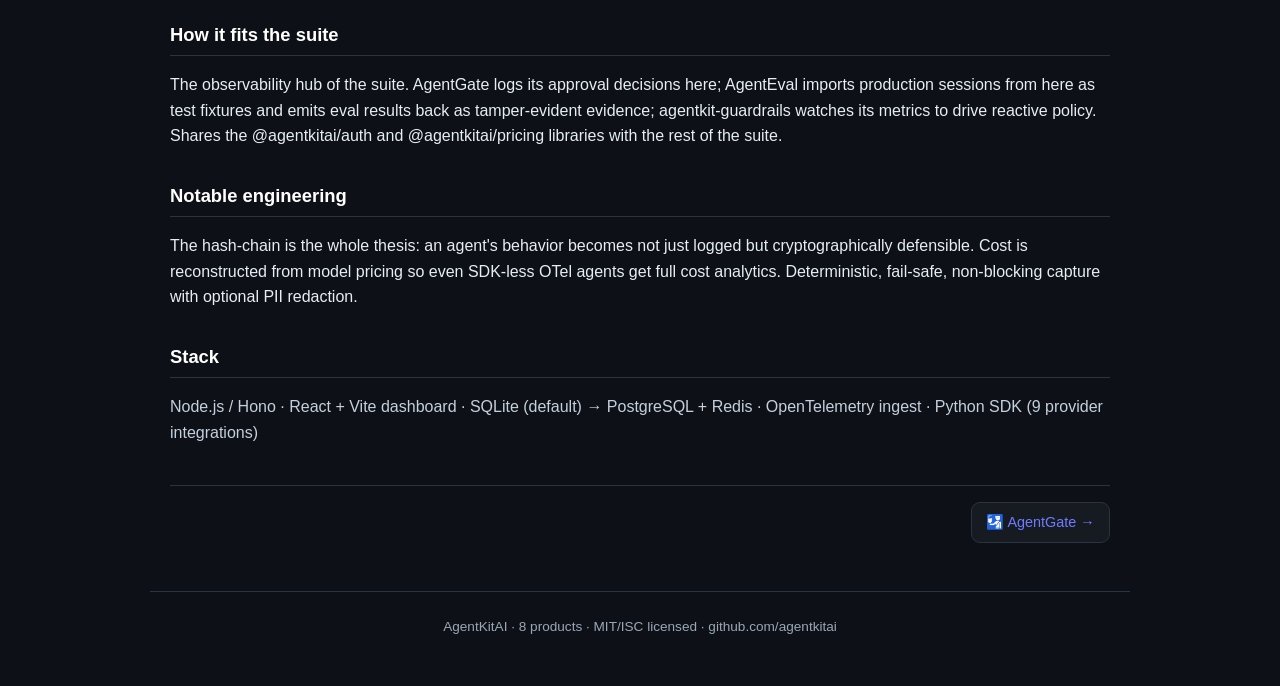
<file: docs/overview/agentlens.html>
<!doctype html>
<html lang="en"><head>
<meta charset="utf-8"><meta name="viewport" content="width=device-width, initial-scale=1">
<title>AgentLens — AgentKitAI</title><link rel="stylesheet" href="styles.css">
</head><body>
<header class="masthead"><a class="brand" href="index.html">⬡ <b>AgentKitAI</b></a>
<span class="brand-sub">open-source control plane for AI agents</span></header>
<nav class="topnav"><a href="index.html">Overview</a><a href="agentlens.html" class="active">🔍 AgentLens</a><a href="agentgate.html">🛂 AgentGate</a><a href="lore.html">🧠 Lore</a><a href="formbridge.html">📝 FormBridge</a><a href="agenteval.html">✅ AgentEval</a><a href="agentkit-guardrails.html">🚦 agentkit-guardrails</a><a href="agentkit-cli.html">🔧 agentkit-cli</a><a href="agentkit-stack.html">📦 agentkit-stack</a></nav>
<main>
<a class="back" href="index.html">← All products</a>
<header class="phead tier-core">
  <h1><span class="emoji-lg">🔍</span> AgentLens</h1>
  <p class="tag">Open-source observability for AI agents — with a tamper-evident, hash-chained audit trail.</p>
  <div class="card-meta"><span class="badge ">Core</span><span class="badge ">Observability + audit</span><span class="badge lang">TypeScript + Python SDK</span><span class="badge ver">v0.15.1</span><span class="badge status">Flagship · most mature</span></div>
  <div class="links"><a class="lnk" href="https://github.com/agentkitai/agentlens">GitHub ↗</a><a class="lnk" href="https://www.npmjs.com/package/@agentkitai/agentlens-server">npm ↗</a><a class="lnk" href="https://pypi.org/project/agentlensai/">PyPI ↗</a></div>
</header>
<section><h2>Purpose</h2><p>A flight recorder for AI agents: captures every LLM call, tool invocation, approval decision, and error, then exposes them via a queryable API and real-time dashboard. Its differentiator is that every event is SHA-256 hash-chained to the previous one — alter, delete, or reorder a single record after the fact and verification fails, pointing at the exact event that broke. Purpose-built for EU AI Act Article 12 record-keeping and the emerging IETF Agent Audit Trail work.</p></section>
<section><h2>Architecture</h2><p>A Node/Hono server + React dashboard ingest events through five entry points and write them to an append-only, per-session hash-chained store. SQLite by default (zero config); Postgres + Redis for scale. OTel GenAI spans are mapped into the AgentLens model (llm_call/llm_response/tool_call) and hash-chained like any other event; cost is reconstructed from per-model pricing when the source reports only tokens. Auditors export a signed JSON snapshot from GET /api/audit/verify/export; the server verdict can be independently re-walked client-side.</p></section>
<section><h2>Key features</h2><ul class="features"><li>Tamper-evident audit: append-only, SHA-256 hash-chained per session; GET /api/audit/verify + signed /verify/export</li><li>Five ways to integrate, zero lock-in: OpenTelemetry GenAI (no SDK), 1-line Python auto-instrumentation (9 providers), OpenClaw plugin, TS/Python SDK, MCP server</li><li>22 MCP tools spanning observability, analytics, and operations</li><li>Real-time dashboard: session timelines, event explorer, LLM analytics, cost tracking, alerting</li><li>Cost tracking per session / agent / model with spike alerts; cost reconstructed even for OTel-only agents</li><li>Billing-grade per-agent spend tracking (A+B+C)</li><li>5-dimension health scores with trend tracking</li><li>Session replay — step through any past session with full context</li><li>A/B benchmarking with Welch&#x27;s t-test + chi-squared</li><li>Complexity-aware model-recommendation cost optimizer with projected savings</li><li>Automated guardrails with dry-run mode</li><li>Framework plugins (LangChain, CrewAI, AutoGen, Semantic Kernel) — auto-detect, fail-safe, non-blocking</li><li>Multi-tenant isolation with per-tenant data scoping and API-key binding</li></ul></section>
<section><h2>Interfaces</h2><ul class="ifaces"><li>HTTP API: /api/audit/verify, /api/audit/verify/export, /api/stats, /api/keys, OTLP /v1/traces</li><li>22 MCP tools (npx @agentkitai/agentlens-mcp)</li><li>Python SDK: agentlensai (AgentLensClient, agentlensai.init())</li><li>TypeScript SDK: @agentkitai/agentlens-sdk (AgentLensClient)</li><li>Real-time React web dashboard</li><li>Docker image: ghcr.io/agentkitai/agentlens (port 3400)</li></ul></section>
<section><h2>How it fits the suite</h2><p>The observability hub of the suite. AgentGate logs its approval decisions here; AgentEval imports production sessions from here as test fixtures and emits eval results back as tamper-evident evidence; agentkit-guardrails watches its metrics to drive reactive policy. Shares the @agentkitai/auth and @agentkitai/pricing libraries with the rest of the suite.</p></section>
<section><h2>Notable engineering</h2><p>The hash-chain is the whole thesis: an agent&#x27;s behavior becomes not just logged but cryptographically defensible. Cost is reconstructed from model pricing so even SDK-less OTel agents get full cost analytics. Deterministic, fail-safe, non-blocking capture with optional PII redaction.</p></section>
<section><h2>Stack</h2><p class="stack">Node.js / Hono · React + Vite dashboard · SQLite (default) → PostgreSQL + Redis · OpenTelemetry ingest · Python SDK (9 provider integrations)</p></section>
<nav class="prevnext"><span></span><a href="agentgate.html">🛂 AgentGate →</a></nav>
</main>
<footer>AgentKitAI · 8 products · MIT/ISC licensed · github.com/agentkitai</footer>
</body></html>
</file>
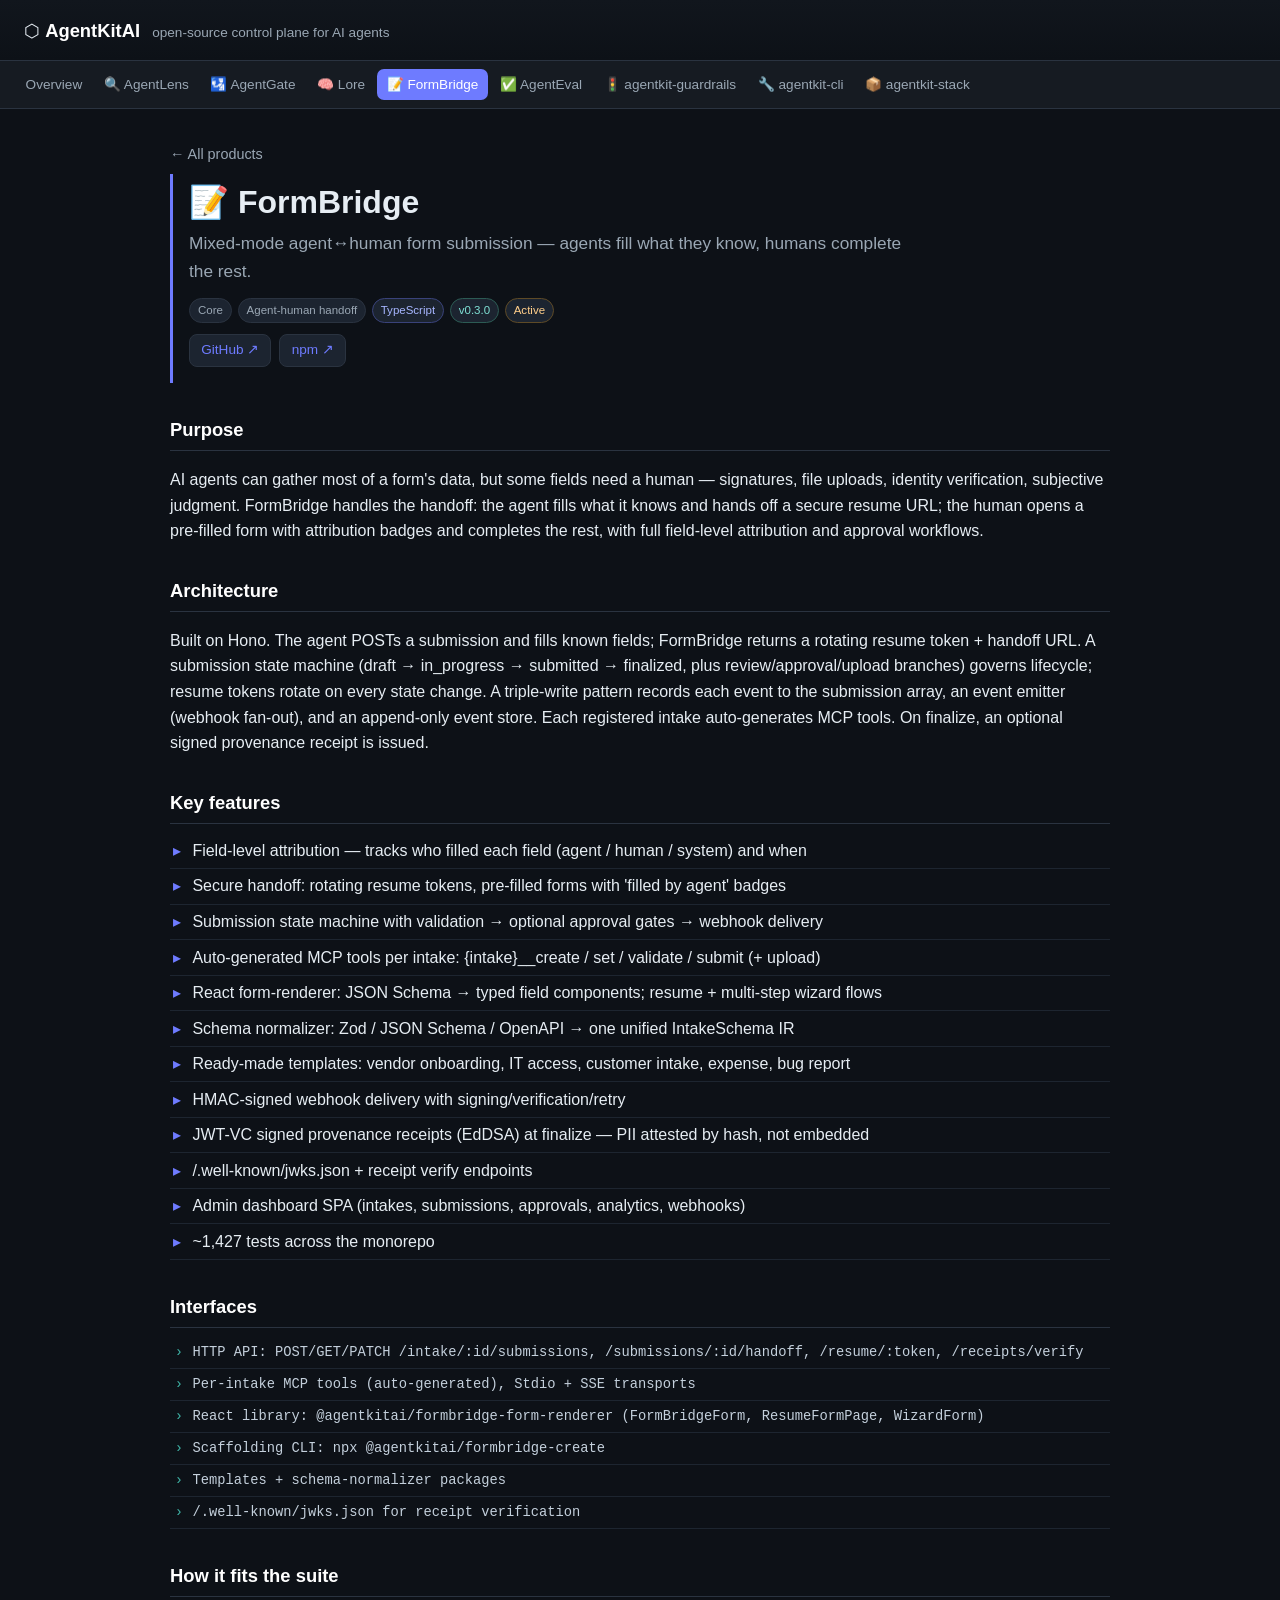
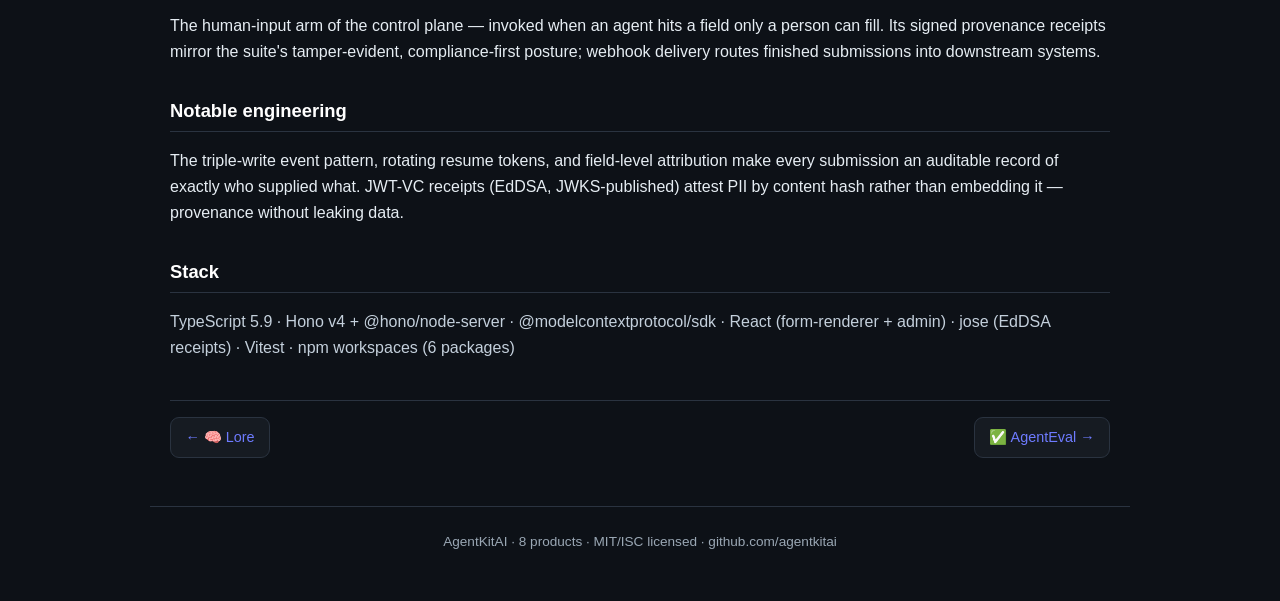
<file: docs/overview/formbridge.html>
<!doctype html>
<html lang="en"><head>
<meta charset="utf-8"><meta name="viewport" content="width=device-width, initial-scale=1">
<title>FormBridge — AgentKitAI</title><link rel="stylesheet" href="styles.css">
</head><body>
<header class="masthead"><a class="brand" href="index.html">⬡ <b>AgentKitAI</b></a>
<span class="brand-sub">open-source control plane for AI agents</span></header>
<nav class="topnav"><a href="index.html">Overview</a><a href="agentlens.html">🔍 AgentLens</a><a href="agentgate.html">🛂 AgentGate</a><a href="lore.html">🧠 Lore</a><a href="formbridge.html" class="active">📝 FormBridge</a><a href="agenteval.html">✅ AgentEval</a><a href="agentkit-guardrails.html">🚦 agentkit-guardrails</a><a href="agentkit-cli.html">🔧 agentkit-cli</a><a href="agentkit-stack.html">📦 agentkit-stack</a></nav>
<main>
<a class="back" href="index.html">← All products</a>
<header class="phead tier-core">
  <h1><span class="emoji-lg">📝</span> FormBridge</h1>
  <p class="tag">Mixed-mode agent↔human form submission — agents fill what they know, humans complete the rest.</p>
  <div class="card-meta"><span class="badge ">Core</span><span class="badge ">Agent-human handoff</span><span class="badge lang">TypeScript</span><span class="badge ver">v0.3.0</span><span class="badge status">Active</span></div>
  <div class="links"><a class="lnk" href="https://github.com/agentkitai/formbridge">GitHub ↗</a><a class="lnk" href="https://www.npmjs.com/package/@agentkitai/formbridge-create">npm ↗</a></div>
</header>
<section><h2>Purpose</h2><p>AI agents can gather most of a form&#x27;s data, but some fields need a human — signatures, file uploads, identity verification, subjective judgment. FormBridge handles the handoff: the agent fills what it knows and hands off a secure resume URL; the human opens a pre-filled form with attribution badges and completes the rest, with full field-level attribution and approval workflows.</p></section>
<section><h2>Architecture</h2><p>Built on Hono. The agent POSTs a submission and fills known fields; FormBridge returns a rotating resume token + handoff URL. A submission state machine (draft → in_progress → submitted → finalized, plus review/approval/upload branches) governs lifecycle; resume tokens rotate on every state change. A triple-write pattern records each event to the submission array, an event emitter (webhook fan-out), and an append-only event store. Each registered intake auto-generates MCP tools. On finalize, an optional signed provenance receipt is issued.</p></section>
<section><h2>Key features</h2><ul class="features"><li>Field-level attribution — tracks who filled each field (agent / human / system) and when</li><li>Secure handoff: rotating resume tokens, pre-filled forms with &#x27;filled by agent&#x27; badges</li><li>Submission state machine with validation → optional approval gates → webhook delivery</li><li>Auto-generated MCP tools per intake: {intake}__create / set / validate / submit (+ upload)</li><li>React form-renderer: JSON Schema → typed field components; resume + multi-step wizard flows</li><li>Schema normalizer: Zod / JSON Schema / OpenAPI → one unified IntakeSchema IR</li><li>Ready-made templates: vendor onboarding, IT access, customer intake, expense, bug report</li><li>HMAC-signed webhook delivery with signing/verification/retry</li><li>JWT-VC signed provenance receipts (EdDSA) at finalize — PII attested by hash, not embedded</li><li>/.well-known/jwks.json + receipt verify endpoints</li><li>Admin dashboard SPA (intakes, submissions, approvals, analytics, webhooks)</li><li>~1,427 tests across the monorepo</li></ul></section>
<section><h2>Interfaces</h2><ul class="ifaces"><li>HTTP API: POST/GET/PATCH /intake/:id/submissions, /submissions/:id/handoff, /resume/:token, /receipts/verify</li><li>Per-intake MCP tools (auto-generated), Stdio + SSE transports</li><li>React library: @agentkitai/formbridge-form-renderer (FormBridgeForm, ResumeFormPage, WizardForm)</li><li>Scaffolding CLI: npx @agentkitai/formbridge-create</li><li>Templates + schema-normalizer packages</li><li>/.well-known/jwks.json for receipt verification</li></ul></section>
<section><h2>How it fits the suite</h2><p>The human-input arm of the control plane — invoked when an agent hits a field only a person can fill. Its signed provenance receipts mirror the suite&#x27;s tamper-evident, compliance-first posture; webhook delivery routes finished submissions into downstream systems.</p></section>
<section><h2>Notable engineering</h2><p>The triple-write event pattern, rotating resume tokens, and field-level attribution make every submission an auditable record of exactly who supplied what. JWT-VC receipts (EdDSA, JWKS-published) attest PII by content hash rather than embedding it — provenance without leaking data.</p></section>
<section><h2>Stack</h2><p class="stack">TypeScript 5.9 · Hono v4 + @hono/node-server · @modelcontextprotocol/sdk · React (form-renderer + admin) · jose (EdDSA receipts) · Vitest · npm workspaces (6 packages)</p></section>
<nav class="prevnext"><a href="lore.html">← 🧠 Lore</a><a href="agenteval.html">✅ AgentEval →</a></nav>
</main>
<footer>AgentKitAI · 8 products · MIT/ISC licensed · github.com/agentkitai</footer>
</body></html>
</file>
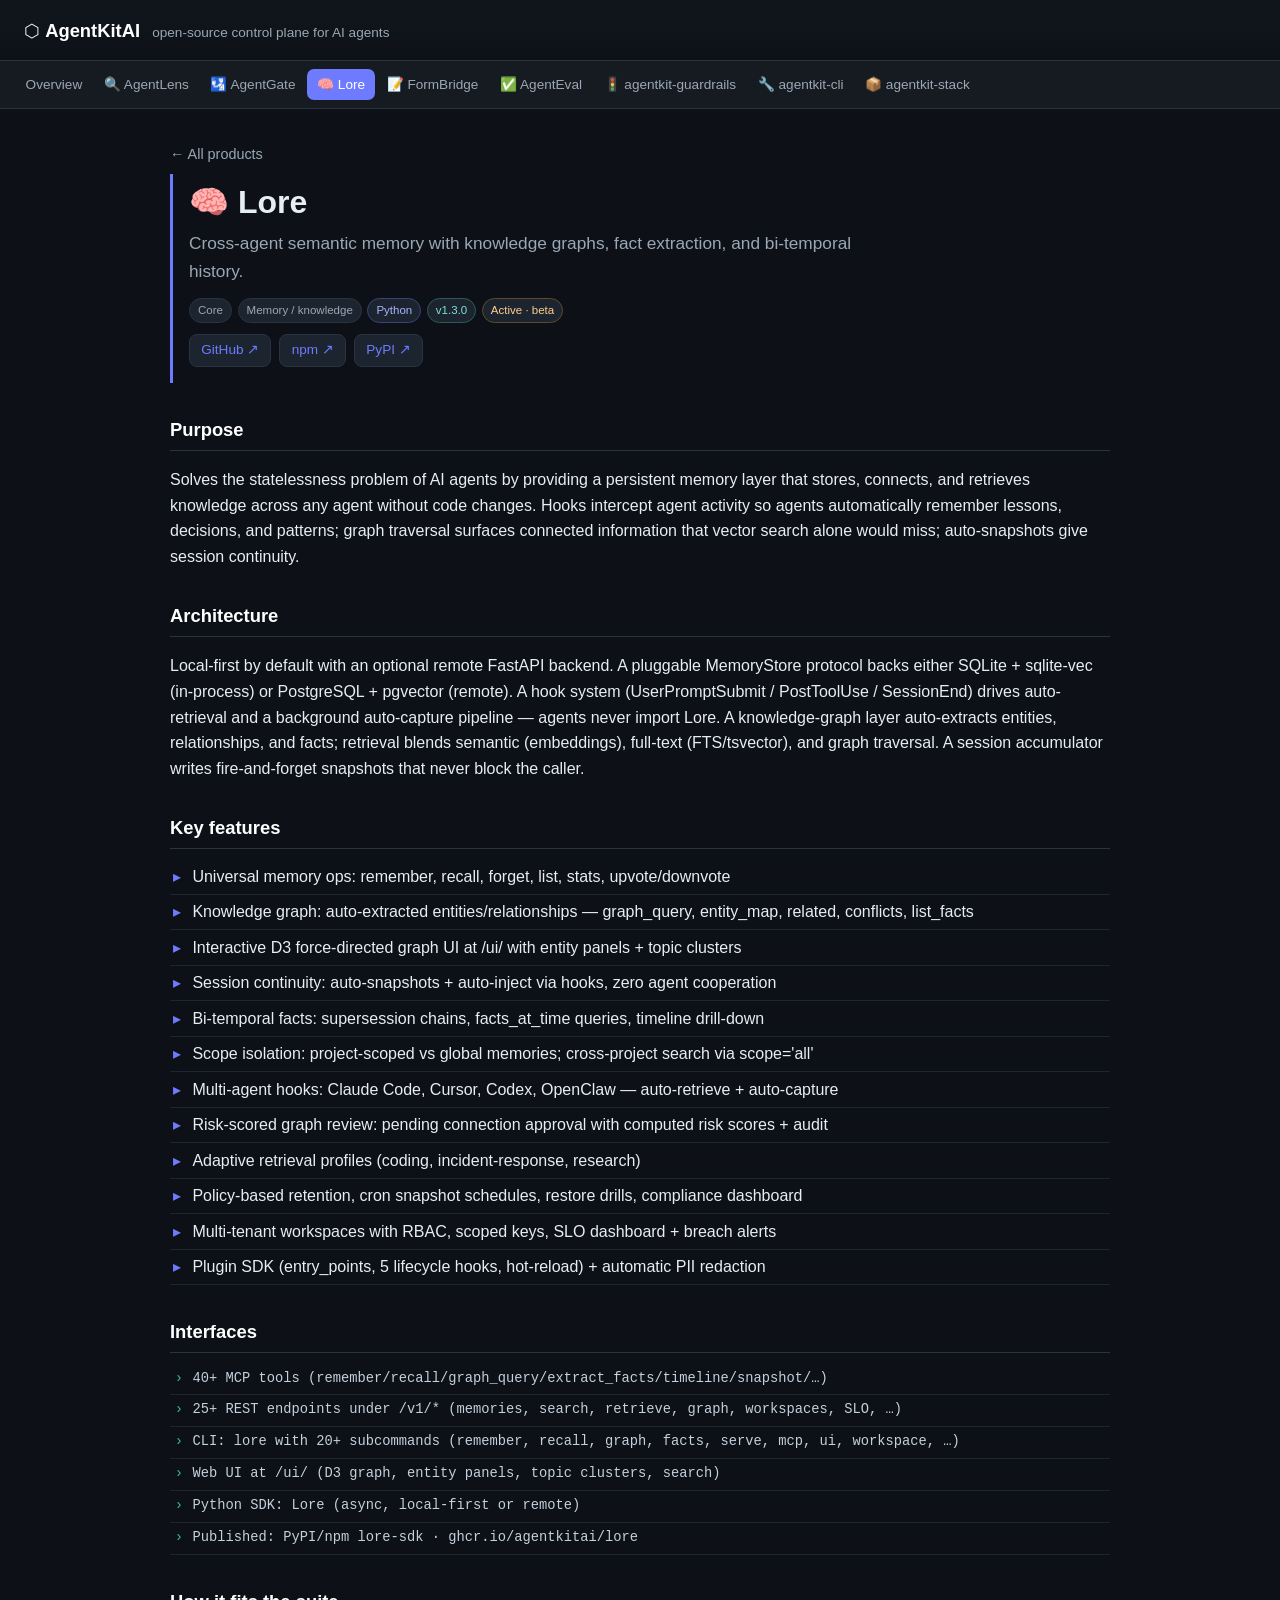
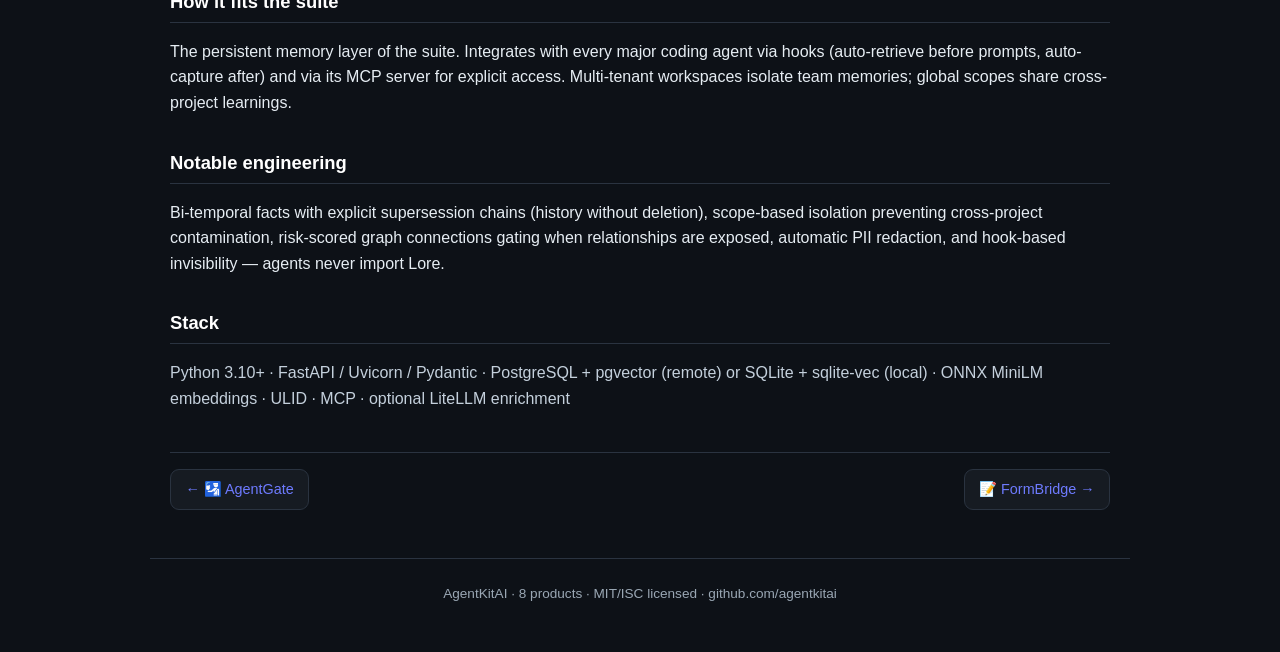
<file: docs/overview/lore.html>
<!doctype html>
<html lang="en"><head>
<meta charset="utf-8"><meta name="viewport" content="width=device-width, initial-scale=1">
<title>Lore — AgentKitAI</title><link rel="stylesheet" href="styles.css">
</head><body>
<header class="masthead"><a class="brand" href="index.html">⬡ <b>AgentKitAI</b></a>
<span class="brand-sub">open-source control plane for AI agents</span></header>
<nav class="topnav"><a href="index.html">Overview</a><a href="agentlens.html">🔍 AgentLens</a><a href="agentgate.html">🛂 AgentGate</a><a href="lore.html" class="active">🧠 Lore</a><a href="formbridge.html">📝 FormBridge</a><a href="agenteval.html">✅ AgentEval</a><a href="agentkit-guardrails.html">🚦 agentkit-guardrails</a><a href="agentkit-cli.html">🔧 agentkit-cli</a><a href="agentkit-stack.html">📦 agentkit-stack</a></nav>
<main>
<a class="back" href="index.html">← All products</a>
<header class="phead tier-core">
  <h1><span class="emoji-lg">🧠</span> Lore</h1>
  <p class="tag">Cross-agent semantic memory with knowledge graphs, fact extraction, and bi-temporal history.</p>
  <div class="card-meta"><span class="badge ">Core</span><span class="badge ">Memory / knowledge</span><span class="badge lang">Python</span><span class="badge ver">v1.3.0</span><span class="badge status">Active · beta</span></div>
  <div class="links"><a class="lnk" href="https://github.com/agentkitai/lore">GitHub ↗</a><a class="lnk" href="https://www.npmjs.com/package/lore-sdk">npm ↗</a><a class="lnk" href="https://pypi.org/project/lore-sdk/">PyPI ↗</a></div>
</header>
<section><h2>Purpose</h2><p>Solves the statelessness problem of AI agents by providing a persistent memory layer that stores, connects, and retrieves knowledge across any agent without code changes. Hooks intercept agent activity so agents automatically remember lessons, decisions, and patterns; graph traversal surfaces connected information that vector search alone would miss; auto-snapshots give session continuity.</p></section>
<section><h2>Architecture</h2><p>Local-first by default with an optional remote FastAPI backend. A pluggable MemoryStore protocol backs either SQLite + sqlite-vec (in-process) or PostgreSQL + pgvector (remote). A hook system (UserPromptSubmit / PostToolUse / SessionEnd) drives auto-retrieval and a background auto-capture pipeline — agents never import Lore. A knowledge-graph layer auto-extracts entities, relationships, and facts; retrieval blends semantic (embeddings), full-text (FTS/tsvector), and graph traversal. A session accumulator writes fire-and-forget snapshots that never block the caller.</p></section>
<section><h2>Key features</h2><ul class="features"><li>Universal memory ops: remember, recall, forget, list, stats, upvote/downvote</li><li>Knowledge graph: auto-extracted entities/relationships — graph_query, entity_map, related, conflicts, list_facts</li><li>Interactive D3 force-directed graph UI at /ui/ with entity panels + topic clusters</li><li>Session continuity: auto-snapshots + auto-inject via hooks, zero agent cooperation</li><li>Bi-temporal facts: supersession chains, facts_at_time queries, timeline drill-down</li><li>Scope isolation: project-scoped vs global memories; cross-project search via scope=&#x27;all&#x27;</li><li>Multi-agent hooks: Claude Code, Cursor, Codex, OpenClaw — auto-retrieve + auto-capture</li><li>Risk-scored graph review: pending connection approval with computed risk scores + audit</li><li>Adaptive retrieval profiles (coding, incident-response, research)</li><li>Policy-based retention, cron snapshot schedules, restore drills, compliance dashboard</li><li>Multi-tenant workspaces with RBAC, scoped keys, SLO dashboard + breach alerts</li><li>Plugin SDK (entry_points, 5 lifecycle hooks, hot-reload) + automatic PII redaction</li></ul></section>
<section><h2>Interfaces</h2><ul class="ifaces"><li>40+ MCP tools (remember/recall/graph_query/extract_facts/timeline/snapshot/…)</li><li>25+ REST endpoints under /v1/* (memories, search, retrieve, graph, workspaces, SLO, …)</li><li>CLI: lore with 20+ subcommands (remember, recall, graph, facts, serve, mcp, ui, workspace, …)</li><li>Web UI at /ui/ (D3 graph, entity panels, topic clusters, search)</li><li>Python SDK: Lore (async, local-first or remote)</li><li>Published: PyPI/npm lore-sdk · ghcr.io/agentkitai/lore</li></ul></section>
<section><h2>How it fits the suite</h2><p>The persistent memory layer of the suite. Integrates with every major coding agent via hooks (auto-retrieve before prompts, auto-capture after) and via its MCP server for explicit access. Multi-tenant workspaces isolate team memories; global scopes share cross-project learnings.</p></section>
<section><h2>Notable engineering</h2><p>Bi-temporal facts with explicit supersession chains (history without deletion), scope-based isolation preventing cross-project contamination, risk-scored graph connections gating when relationships are exposed, automatic PII redaction, and hook-based invisibility — agents never import Lore.</p></section>
<section><h2>Stack</h2><p class="stack">Python 3.10+ · FastAPI / Uvicorn / Pydantic · PostgreSQL + pgvector (remote) or SQLite + sqlite-vec (local) · ONNX MiniLM embeddings · ULID · MCP · optional LiteLLM enrichment</p></section>
<nav class="prevnext"><a href="agentgate.html">← 🛂 AgentGate</a><a href="formbridge.html">📝 FormBridge →</a></nav>
</main>
<footer>AgentKitAI · 8 products · MIT/ISC licensed · github.com/agentkitai</footer>
</body></html>
</file>
<file: docs/overview/styles.css>
:root{--bg:#0d1117;--panel:#161b22;--panel2:#1c2430;--ink:#e6edf3;--mut:#9aa7b4;--line:#2a3340;
--acc:#6e7bff;--acc2:#3fb6a8;--core:#6e7bff;--support:#3fb6a8;--code:#1a2230;}
*{box-sizing:border-box}
body{margin:0;font:16px/1.6 -apple-system,BlinkMacSystemFont,"Segoe UI",Roboto,Helvetica,Arial,sans-serif;
background:var(--bg);color:var(--ink);-webkit-font-smoothing:antialiased}
a{color:var(--acc);text-decoration:none}a:hover{text-decoration:underline}
code{background:var(--code);padding:.1em .4em;border-radius:5px;font-size:.88em;
font-family:"SF Mono",SFMono-Regular,Consolas,"Liberation Mono",Menlo,monospace;color:#b8c4ff}
.masthead{display:flex;align-items:baseline;gap:.75rem;padding:1rem 1.5rem .9rem;border-bottom:1px solid var(--line);
background:linear-gradient(180deg,#11161d,#0d1117)}
.brand{font-size:1.15rem;color:var(--ink)}.brand b{color:#fff}.brand-sub{color:var(--mut);font-size:.85rem}
.topnav{display:flex;flex-wrap:wrap;gap:.15rem;padding:.5rem 1rem;border-bottom:1px solid var(--line);
background:var(--panel);position:sticky;top:0;z-index:5;overflow-x:auto}
.topnav a{color:var(--mut);padding:.3rem .6rem;border-radius:7px;font-size:.85rem;white-space:nowrap}
.topnav a:hover{background:var(--panel2);color:var(--ink);text-decoration:none}
.topnav a.active{background:var(--acc);color:#fff}
main{max-width:980px;margin:0 auto;padding:2rem 1.25rem 3rem}
h1{font-size:2rem;margin:.2em 0 .3em;line-height:1.15}
h2{font-size:1.15rem;margin:2rem 0 .6rem;padding-bottom:.35rem;border-bottom:1px solid var(--line);color:#fff}
section{margin-bottom:.4rem}
.hero h1{font-size:2.4rem;background:linear-gradient(90deg,#fff,#9aa7ff);-webkit-background-clip:text;background-clip:text;color:transparent}
.lede{color:#c9d4df;font-size:1.05rem;max-width:75ch}
/* svg diagram */
svg.diagram{width:100%;height:auto;display:block;background:linear-gradient(180deg,#121826,#0f1420);
border:1px solid var(--line);border-radius:12px;padding:8px;
font-family:-apple-system,BlinkMacSystemFont,"Segoe UI",Roboto,Helvetica,Arial,sans-serif}
.dg-agent{fill:#1a2138;stroke:var(--acc);stroke-width:1.6}
.dg-box{fill:var(--panel);stroke:var(--line);stroke-width:1.2}
.dg-core{stroke:#454f8c}
.dg-loop{fill:#15211f;stroke:#2c5b54}
.dg-foot{fill:#141b27;stroke:var(--line)}
.dg-t{fill:#fff;font-size:16px;font-weight:600}
.dg-name{fill:#fff;font-size:15px;font-weight:600}.dg-name.sm{font-size:13px}
.dg-s{fill:#9aa7b4;font-size:12px}
.dg-foot-t{fill:#c4d0dc;font-size:12.5px}
.dg-chip{fill:var(--panel2);stroke:var(--line)}
.dg-chip-t{fill:#c9d4df;font-size:11px}
.dg-flow{stroke:var(--acc);stroke-width:1.7;fill:none}
.dg-flow2{stroke:var(--acc2);stroke-width:1.7;fill:none}
.dg-ah{fill:var(--acc)}.dg-ah2{fill:var(--acc2)}
.dg-dir{fill:#8fb9ff;font-size:11.5px;font-weight:500}
.dg-base{fill:#141d22;stroke:#3a6e66;stroke-dasharray:5 4}
/* cards */
.grid{display:grid;grid-template-columns:repeat(auto-fill,minmax(280px,1fr));gap:1rem}
.card{display:block;background:var(--panel);border:1px solid var(--line);border-left:3px solid var(--core);
border-radius:11px;padding:1rem 1.1rem;transition:.12s;color:var(--ink)}
.card:hover{background:var(--panel2);transform:translateY(-2px);text-decoration:none;border-color:var(--acc)}
.card.tier-support{border-left-color:var(--support)}
.card-top{display:flex;align-items:center;gap:.5rem;margin-bottom:.35rem}
.emoji{font-size:1.3rem}.card-name{font-weight:700;font-size:1.05rem;color:#fff}
.card-tag{color:var(--mut);font-size:.9rem;margin-bottom:.6rem}
.card-meta{display:flex;flex-wrap:wrap;gap:.35rem}
.badge{display:inline-block;background:var(--panel2);border:1px solid var(--line);color:var(--mut);
font-size:.72rem;padding:.12rem .5rem;border-radius:20px;white-space:nowrap}
.badge.lang{color:#a7b6ff;border-color:#39427a}.badge.ver{color:#7fe0d4;border-color:#2c5b54}
.badge.status{color:#ffce8a;border-color:#5e4a26}
.ties li{margin:.5rem 0}.ties{max-width:80ch}
.oneliner{background:linear-gradient(90deg,#161d2e,#13201d);border:1px solid var(--line);border-radius:11px;
padding:1.1rem 1.25rem;margin-top:1.5rem;font-size:1.05rem}
.back{display:inline-block;color:var(--mut);font-size:.9rem;margin-bottom:.5rem}
.phead{border-left:3px solid var(--core);padding:.2rem 0 1rem 1rem;margin-bottom:.5rem}
.phead.tier-support{border-left-color:var(--support)}
.emoji-lg{font-size:2rem}.tag{color:var(--mut);font-size:1.08rem;margin:.1rem 0 .8rem;max-width:75ch}
.links{display:flex;gap:.5rem;margin-top:.7rem}
.lnk{background:var(--panel2);border:1px solid var(--line);padding:.3rem .7rem;border-radius:8px;font-size:.85rem}
.lnk:hover{border-color:var(--acc);text-decoration:none}
ul.features,ul.ifaces{margin:.3rem 0;padding-left:0;list-style:none}
ul.features li,ul.ifaces li{position:relative;padding:.28rem 0 .28rem 1.4rem;border-bottom:1px solid #1d2530}
ul.features li:before{content:"▸";position:absolute;left:.2rem;color:var(--acc)}
ul.ifaces li{font-family:"SF Mono",Consolas,Menlo,monospace;font-size:.86rem;color:#c4d0dc}
ul.ifaces li:before{content:"›";position:absolute;left:.3rem;color:var(--acc2)}
.stack{color:#c4d0dc}
.prevnext{display:flex;justify-content:space-between;margin-top:2.5rem;padding-top:1rem;border-top:1px solid var(--line)}
.prevnext a{background:var(--panel);border:1px solid var(--line);padding:.5rem .9rem;border-radius:9px;font-size:.9rem}
.prevnext a:hover{border-color:var(--acc);text-decoration:none}
footer{max-width:980px;margin:0 auto;padding:1.5rem 1.25rem 3rem;color:var(--mut);font-size:.85rem;
border-top:1px solid var(--line);text-align:center}
@media(max-width:600px){.hero h1{font-size:1.8rem}main{padding:1.25rem 1rem 2rem}}
</file>
